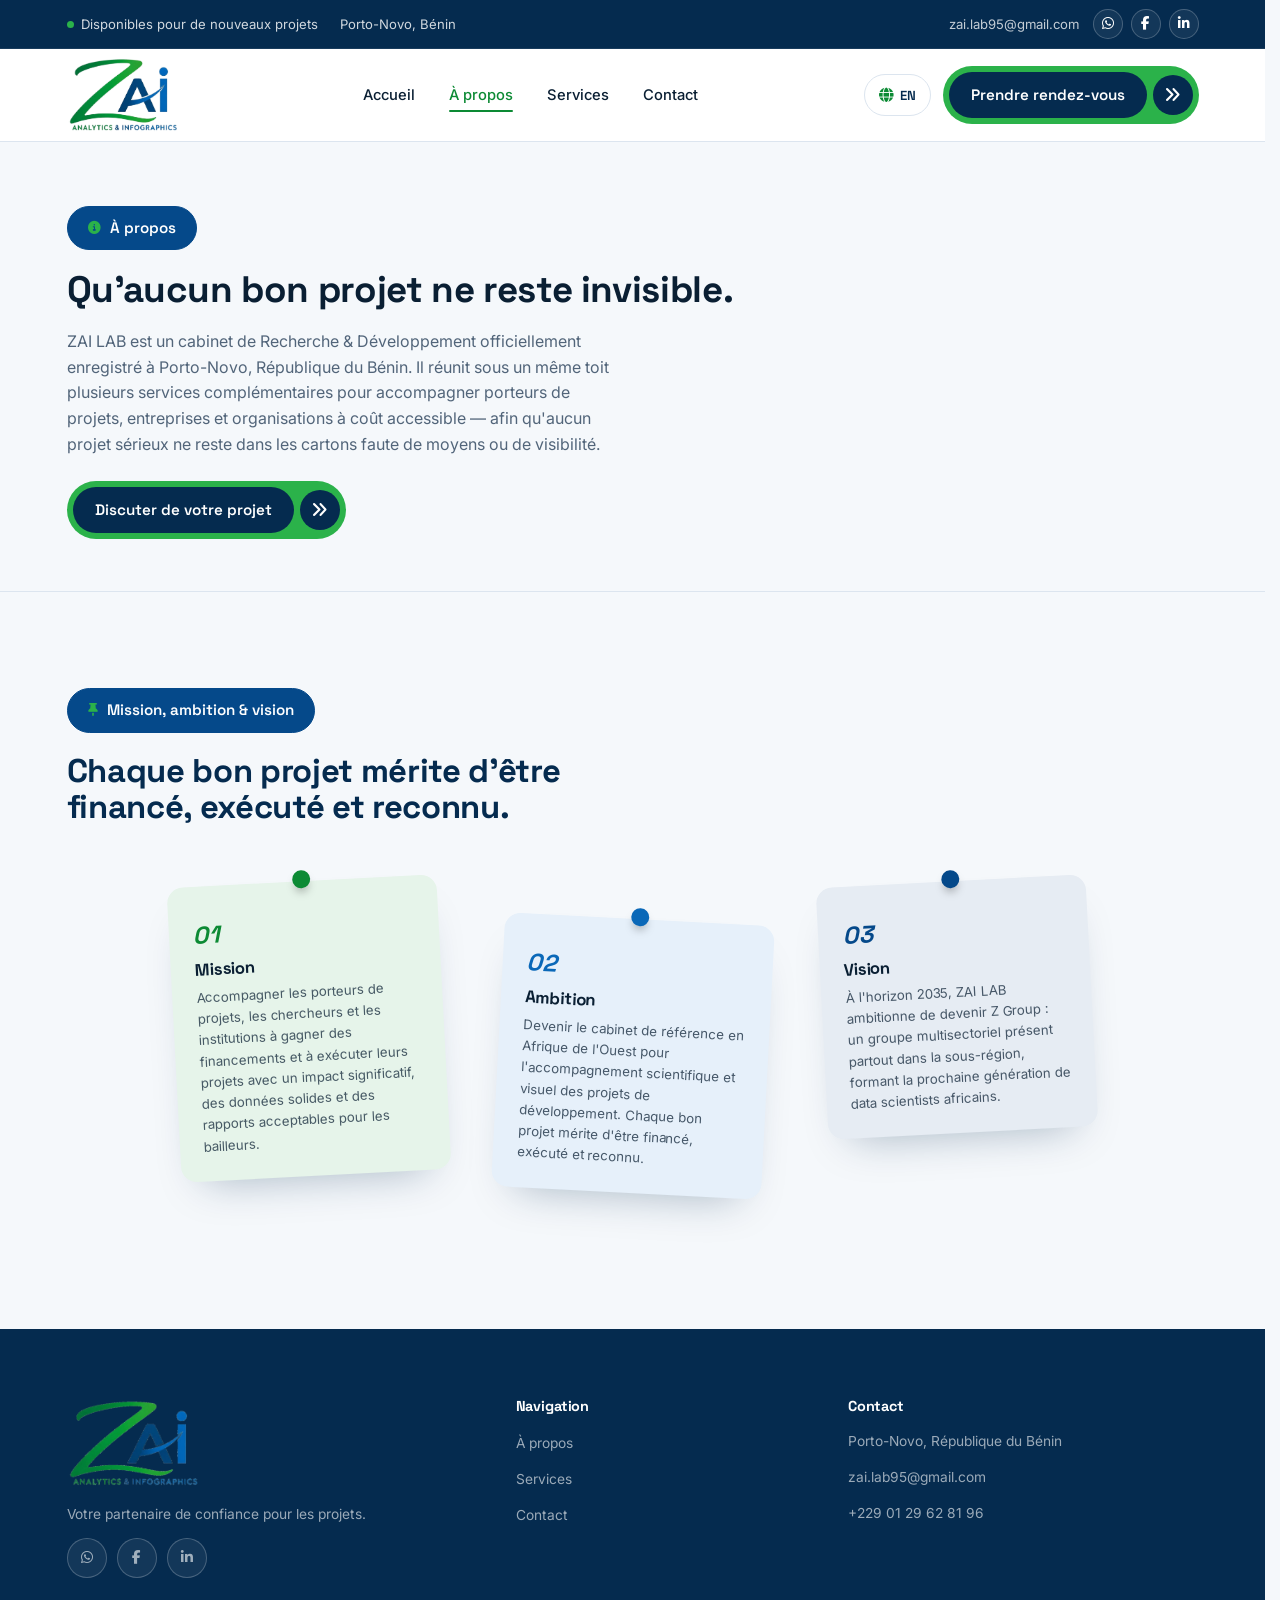
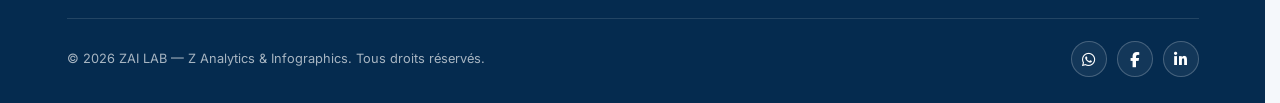
<file: a-propos.html>
<!DOCTYPE html>
<html lang="fr">
<head>
<meta charset="UTF-8">
<meta name="viewport" content="width=device-width, initial-scale=1.0">
<title>À propos — ZAI LAB</title>
<meta name="description" content="ZAI LAB réunit analyse de données, suivi-évaluation et communication visuelle sous un même toit, à Porto-Novo, Bénin.">
<link rel="stylesheet" href="style.css">
<link rel="stylesheet" href="https://cdnjs.cloudflare.com/ajax/libs/font-awesome/6.5.2/css/all.min.css">
<link rel="icon" type="image/png" href="assets/logo-zailab.png">
<link rel="stylesheet" href="Responsive.css">
</head>
<body>

<header>
  <div class="topbar">
    <div class="container">
      <div class="topbar-left">
        <span><span class="dot-live"></span> Disponibles pour de nouveaux projets</span>
        <span class="topbar-loc">Porto-Novo, Bénin</span>
      </div>
      <div class="topbar-right">
        <a href="mailto:zai.lab95@gmail.com" class="topbar-mail">zai.lab95@gmail.com</a>
        <div class="social-row social-row--top">
          <a href="https://wa.me/message/7WDVWGU74DTKE1" target="_blank" rel="noopener" aria-label="WhatsApp" title="WhatsApp"><i class="fa-brands fa-whatsapp"></i></a>
          <a href="https://web.facebook.com/zailab95" target="_blank" rel="noopener" aria-label="Facebook" title="Facebook"><i class="fa-brands fa-facebook-f"></i></a>
          <a href="https://www.linkedin.com/company/zai-lab95/" target="_blank" rel="noopener" aria-label="LinkedIn" title="LinkedIn"><i class="fa-brands fa-linkedin-in"></i></a>
        </div>
      </div>
    </div>
  </div>
  <nav class="navbar">
    <div class="container">
      <a href="index.html" class="brand">
        <img src="assets/logo-zailab.png" alt="ZAI LAB — Analytics &amp; Infographics" class="brand-logo">
      </a>
      <button class="nav-toggle" aria-label="Ouvrir le menu" aria-expanded="false"><span></span></button>
      <ul class="nav-links">
        <li><a href="index.html">Accueil</a></li>
        <li><a href="a-propos.html" class="active">À propos</a></li>
        <li><a href="services.html">Services</a></li>
        <li><a href="contact.html">Contact</a></li>
      </ul>
      <div class="nav-cta">
        <button type="button" class="lang-toggle" aria-label="Changer de langue"><i class="fa-solid fa-globe"></i><span class="lang-current">EN</span></button>
        <a href="contact.html" class="btn btn-primary"><span class="btn-label">Prendre rendez-vous</span><span class="btn-arrow"><i class="fa-solid fa-angles-right"></i></span></a>
      </div>
    </div>
  </nav>
</header>

<section class="page-hero page-hero--light">
  <div class="container">
    <div class="label-pill"><i class="fa-solid fa-circle-info"></i> À propos</div>
    <h1>Qu'aucun bon projet ne reste invisible.</h1>
    <p class="page-hero-sub">ZAI LAB est un cabinet de Recherche &amp; Développement officiellement enregistré à Porto-Novo, République du Bénin. Il réunit sous un même toit plusieurs services complémentaires pour accompagner porteurs de projets, entreprises et organisations à coût accessible — afin qu'aucun projet sérieux ne reste dans les cartons faute de moyens ou de visibilité.</p>
    <a href="contact.html" class="btn btn-primary about-simple-cta"><span class="btn-label">Discuter de votre projet</span><span class="btn-arrow"><i class="fa-solid fa-angles-right"></i></span></a>
  </div>
</section>

<section class="notes-section">
  <div class="container">
    <div class="label-pill"><i class="fa-solid fa-thumbtack"></i> Mission, ambition &amp; vision</div>
    <div class="section-head">
      <h2>Chaque bon projet mérite d'être financé, exécuté et reconnu.</h2>
    </div>

    <div class="notes-board">
      <div class="sticky-note note-a">
        <span class="pin pin-a"></span>
        <span class="note-number">01</span>
        <h3>Mission</h3>
        <p>Accompagner les porteurs de projets, les chercheurs et les institutions à gagner des financements et à exécuter leurs projets avec un impact significatif, des données solides et des rapports acceptables pour les bailleurs.</p>
      </div>

      <div class="sticky-note note-b">
        <span class="pin pin-b"></span>
        <span class="note-number">02</span>
        <h3>Ambition</h3>
        <p>Devenir le cabinet de référence en Afrique de l'Ouest pour l'accompagnement scientifique et visuel des projets de développement. Chaque bon projet mérite d'être financé, exécuté et reconnu.</p>
      </div>

      <div class="sticky-note note-c">
        <span class="pin pin-c"></span>
        <span class="note-number">03</span>
        <h3>Vision</h3>
        <p>À l'horizon 2035, ZAI LAB ambitionne de devenir Z Group : un groupe multisectoriel présent partout dans la sous-région, formant la prochaine génération de data scientists africains.</p>
      </div>
    </div>
  </div>
</section>

<footer>
  <div class="container">
    <div class="footer-grid">
      <div>
        <div class="footer-brand"><img src="assets/logo-zailab.png" alt="ZAI LAB — Analytics &amp; Infographics" class="footer-logo"></div>
        <p>Votre partenaire de confiance pour les projets.</p>
        <div class="social-row">
          <a href="https://wa.me/message/7WDVWGU74DTKE1" target="_blank" rel="noopener" aria-label="WhatsApp" title="WhatsApp"><i class="fa-brands fa-whatsapp"></i></a>
          <a href="https://web.facebook.com/zailab95" target="_blank" rel="noopener" aria-label="Facebook" title="Facebook"><i class="fa-brands fa-facebook-f"></i></a>
          <a href="https://www.linkedin.com/company/zai-lab95/" target="_blank" rel="noopener" aria-label="LinkedIn" title="LinkedIn"><i class="fa-brands fa-linkedin-in"></i></a>
        </div>
      </div>
      <div>
        <h4>Navigation</h4>
        <ul>
          <li><a href="a-propos.html">À propos</a></li>
          <li><a href="services.html">Services</a></li>
          <li><a href="contact.html">Contact</a></li>
        </ul>
      </div>
      <div>
        <h4>Contact</h4>
        <p>Porto-Novo, République du Bénin</p>
        <p>zai.lab95@gmail.com</p>
        <p>+229 01 29 62 81 96</p>
      </div>
    </div>
    <div class="footer-bottom">
      <span>© 2026 ZAI LAB — Z Analytics &amp; Infographics. Tous droits réservés.</span>
      <div class="social-row">
        <a href="https://wa.me/message/7WDVWGU74DTKE1" target="_blank" rel="noopener" aria-label="WhatsApp" title="WhatsApp"><i class="fa-brands fa-whatsapp"></i></a>
        <a href="https://web.facebook.com/zailab95" target="_blank" rel="noopener" aria-label="Facebook" title="Facebook"><i class="fa-brands fa-facebook-f"></i></a>
        <a href="https://www.linkedin.com/company/zai-lab95/" target="_blank" rel="noopener" aria-label="LinkedIn" title="LinkedIn"><i class="fa-brands fa-linkedin-in"></i></a>
      </div>
    </div>
  </div>
</footer>

<script src="script.js"></script>
</body>
</html>
</file>
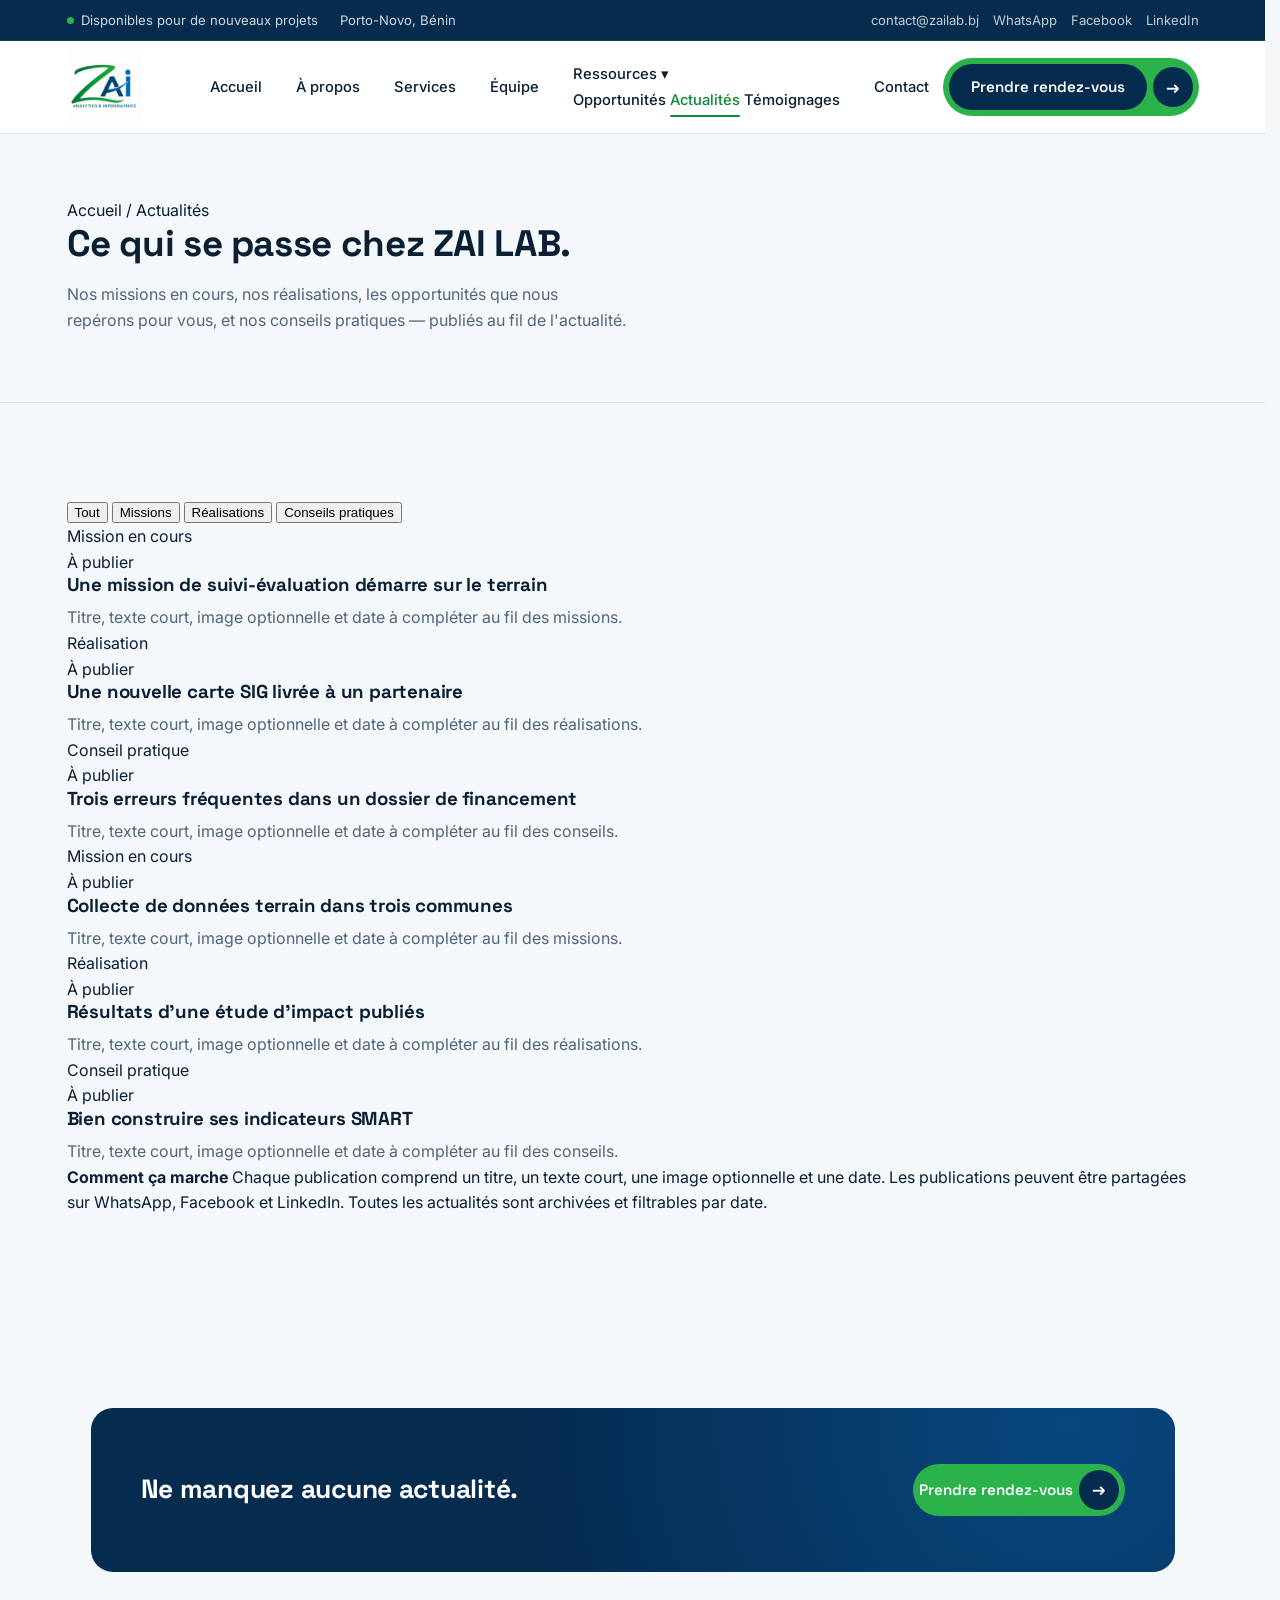
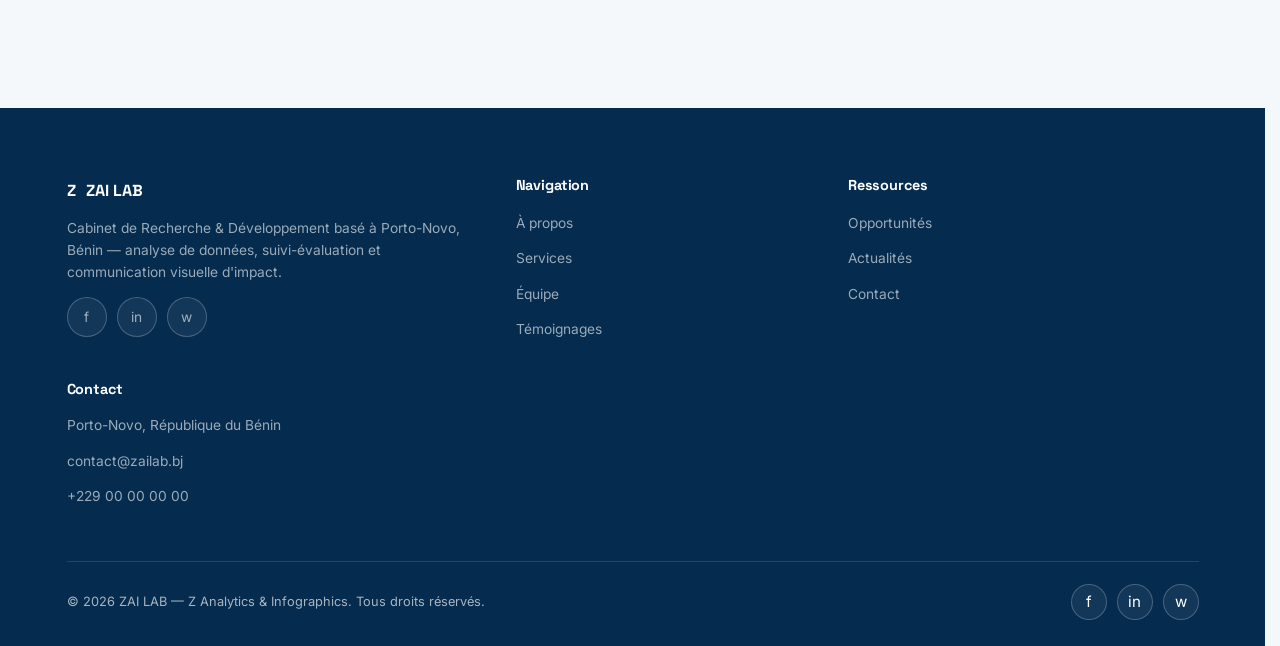
<file: actualites.html>
<!DOCTYPE html>
<html lang="fr">
<head>
<meta charset="UTF-8">
<meta name="viewport" content="width=device-width, initial-scale=1.0">
<title>Actualités — ZAI LAB</title>
<link rel="stylesheet" href="style.css">
</head>
<body>

<header>
  <div class="topbar">
    <div class="container">
      <div class="topbar-left">
        <span><span class="dot-live"></span> Disponibles pour de nouveaux projets</span>
        <span>Porto-Novo, Bénin</span>
      </div>
      <div class="topbar-right">
        <a href="mailto:contact@zailab.bj">contact@zailab.bj</a>
        <a href="contact.html">WhatsApp</a>
        <a href="#">Facebook</a>
        <a href="#">LinkedIn</a>
      </div>
    </div>
  </div>
  <nav class="navbar">
    <div class="container">
      <a href="index.html" class="brand">
        <img src="assets/logo-zailab.jpg" alt="ZAI LAB — Analytics & Infographics" class="brand-logo">
      </a>
      <button class="nav-toggle" aria-label="Ouvrir le menu"><span></span></button>
      <ul class="nav-links">
        <li><a href="index.html">Accueil</a></li>
        <li><a href="a-propos.html">À propos</a></li>
        <li><a href="services.html">Services</a></li>
        <li><a href="equipe.html">Équipe</a></li>
        <li class="has-dropdown open">
          <a href="#">Ressources <span class="caret">▾</span></a>
          <div class="dropdown-menu">
            <a href="opportunites.html">Opportunités</a>
            <a href="actualites.html" class="active">Actualités</a>
            <a href="temoignages.html">Témoignages</a>
          </div>
        </li>
        <li><a href="contact.html">Contact</a></li>
      </ul>
      <div class="nav-cta">
        <a href="contact.html" class="btn btn-primary"><span class="btn-label">Prendre rendez-vous</span><span class="btn-arrow">→</span></a>
      </div>
    </div>
  </nav>
</header>

<section class="page-hero">
  <div class="container">
    <div class="crumb">Accueil / Actualités</div>
    <h1>Ce qui se passe chez ZAI LAB.</h1>
    <p>Nos missions en cours, nos réalisations, les opportunités que nous repérons pour vous, et nos conseils pratiques — publiés au fil de l'actualité.</p>
  </div>
</section>

<section>
  <div class="container">
    <div class="filter-bar" data-target=".news-item">
      <button class="filter-btn active" data-filter="all">Tout</button>
      <button class="filter-btn" data-filter="missions">Missions</button>
      <button class="filter-btn" data-filter="realisations">Réalisations</button>
      <button class="filter-btn" data-filter="conseils">Conseils pratiques</button>
    </div>

    <div class="grid-3">
      <div class="news-item news-card" data-category="missions">
        <div class="news-thumb">Mission en cours</div>
        <div class="news-body">
          <span class="news-date">À publier</span>
          <h3>Une mission de suivi-évaluation démarre sur le terrain</h3>
          <p style="margin:0;">Titre, texte court, image optionnelle et date à compléter au fil des missions.</p>
        </div>
      </div>
      <div class="news-item news-card" data-category="realisations">
        <div class="news-thumb">Réalisation</div>
        <div class="news-body">
          <span class="news-date">À publier</span>
          <h3>Une nouvelle carte SIG livrée à un partenaire</h3>
          <p style="margin:0;">Titre, texte court, image optionnelle et date à compléter au fil des réalisations.</p>
        </div>
      </div>
      <div class="news-item news-card" data-category="conseils">
        <div class="news-thumb">Conseil pratique</div>
        <div class="news-body">
          <span class="news-date">À publier</span>
          <h3>Trois erreurs fréquentes dans un dossier de financement</h3>
          <p style="margin:0;">Titre, texte court, image optionnelle et date à compléter au fil des conseils.</p>
        </div>
      </div>
      <div class="news-item news-card" data-category="missions">
        <div class="news-thumb">Mission en cours</div>
        <div class="news-body">
          <span class="news-date">À publier</span>
          <h3>Collecte de données terrain dans trois communes</h3>
          <p style="margin:0;">Titre, texte court, image optionnelle et date à compléter au fil des missions.</p>
        </div>
      </div>
      <div class="news-item news-card" data-category="realisations">
        <div class="news-thumb">Réalisation</div>
        <div class="news-body">
          <span class="news-date">À publier</span>
          <h3>Résultats d'une étude d'impact publiés</h3>
          <p style="margin:0;">Titre, texte court, image optionnelle et date à compléter au fil des réalisations.</p>
        </div>
      </div>
      <div class="news-item news-card" data-category="conseils">
        <div class="news-thumb">Conseil pratique</div>
        <div class="news-body">
          <span class="news-date">À publier</span>
          <h3>Bien construire ses indicateurs SMART</h3>
          <p style="margin:0;">Titre, texte court, image optionnelle et date à compléter au fil des conseils.</p>
        </div>
      </div>
    </div>

    <div class="note-box">
      <strong>Comment ça marche</strong>
      Chaque publication comprend un titre, un texte court, une image optionnelle et une date. Les publications peuvent être partagées sur WhatsApp, Facebook et LinkedIn. Toutes les actualités sont archivées et filtrables par date.
    </div>
  </div>
</section>

<section>
  <div class="container">
    <div class="cta-band">
      <h2>Ne manquez aucune actualité.</h2>
      <div class="cta-actions">
        <a href="contact.html" class="btn btn-primary">Prendre rendez-vous <span class="btn-arrow">→</span></a>
      </div>
    </div>
  </div>
</section>

<footer>
  <div class="container">
    <div class="footer-grid">
      <div>
        <div class="footer-brand"><span class="brand-mark">Z</span> ZAI LAB</div>
        <p>Cabinet de Recherche &amp; Développement basé à Porto-Novo, Bénin — analyse de données, suivi-évaluation et communication visuelle d'impact.</p>
        <div class="social-row">
          <a href="#" aria-label="Facebook">f</a><a href="#" aria-label="LinkedIn">in</a><a href="#" aria-label="WhatsApp">w</a>
        </div>
      </div>
      <div>
        <h4>Navigation</h4>
        <ul>
          <li><a href="a-propos.html">À propos</a></li>
          <li><a href="services.html">Services</a></li>
          <li><a href="equipe.html">Équipe</a></li>
          <li><a href="temoignages.html">Témoignages</a></li>
        </ul>
      </div>
      <div>
        <h4>Ressources</h4>
        <ul>
          <li><a href="opportunites.html">Opportunités</a></li>
          <li><a href="actualites.html">Actualités</a></li>
          <li><a href="contact.html">Contact</a></li>
        </ul>
      </div>
      <div>
        <h4>Contact</h4>
        <p>Porto-Novo, République du Bénin</p>
        <p>contact@zailab.bj</p>
        <p>+229 00 00 00 00</p>
      </div>
    </div>
    <div class="footer-bottom">
      <span>© 2026 ZAI LAB — Z Analytics &amp; Infographics. Tous droits réservés.</span>
      <div class="social-row"><a href="#">f</a><a href="#">in</a><a href="#">w</a></div>
    </div>
  </div>
</footer>

<script src="script.js"></script>
</body>
</html>
</file>
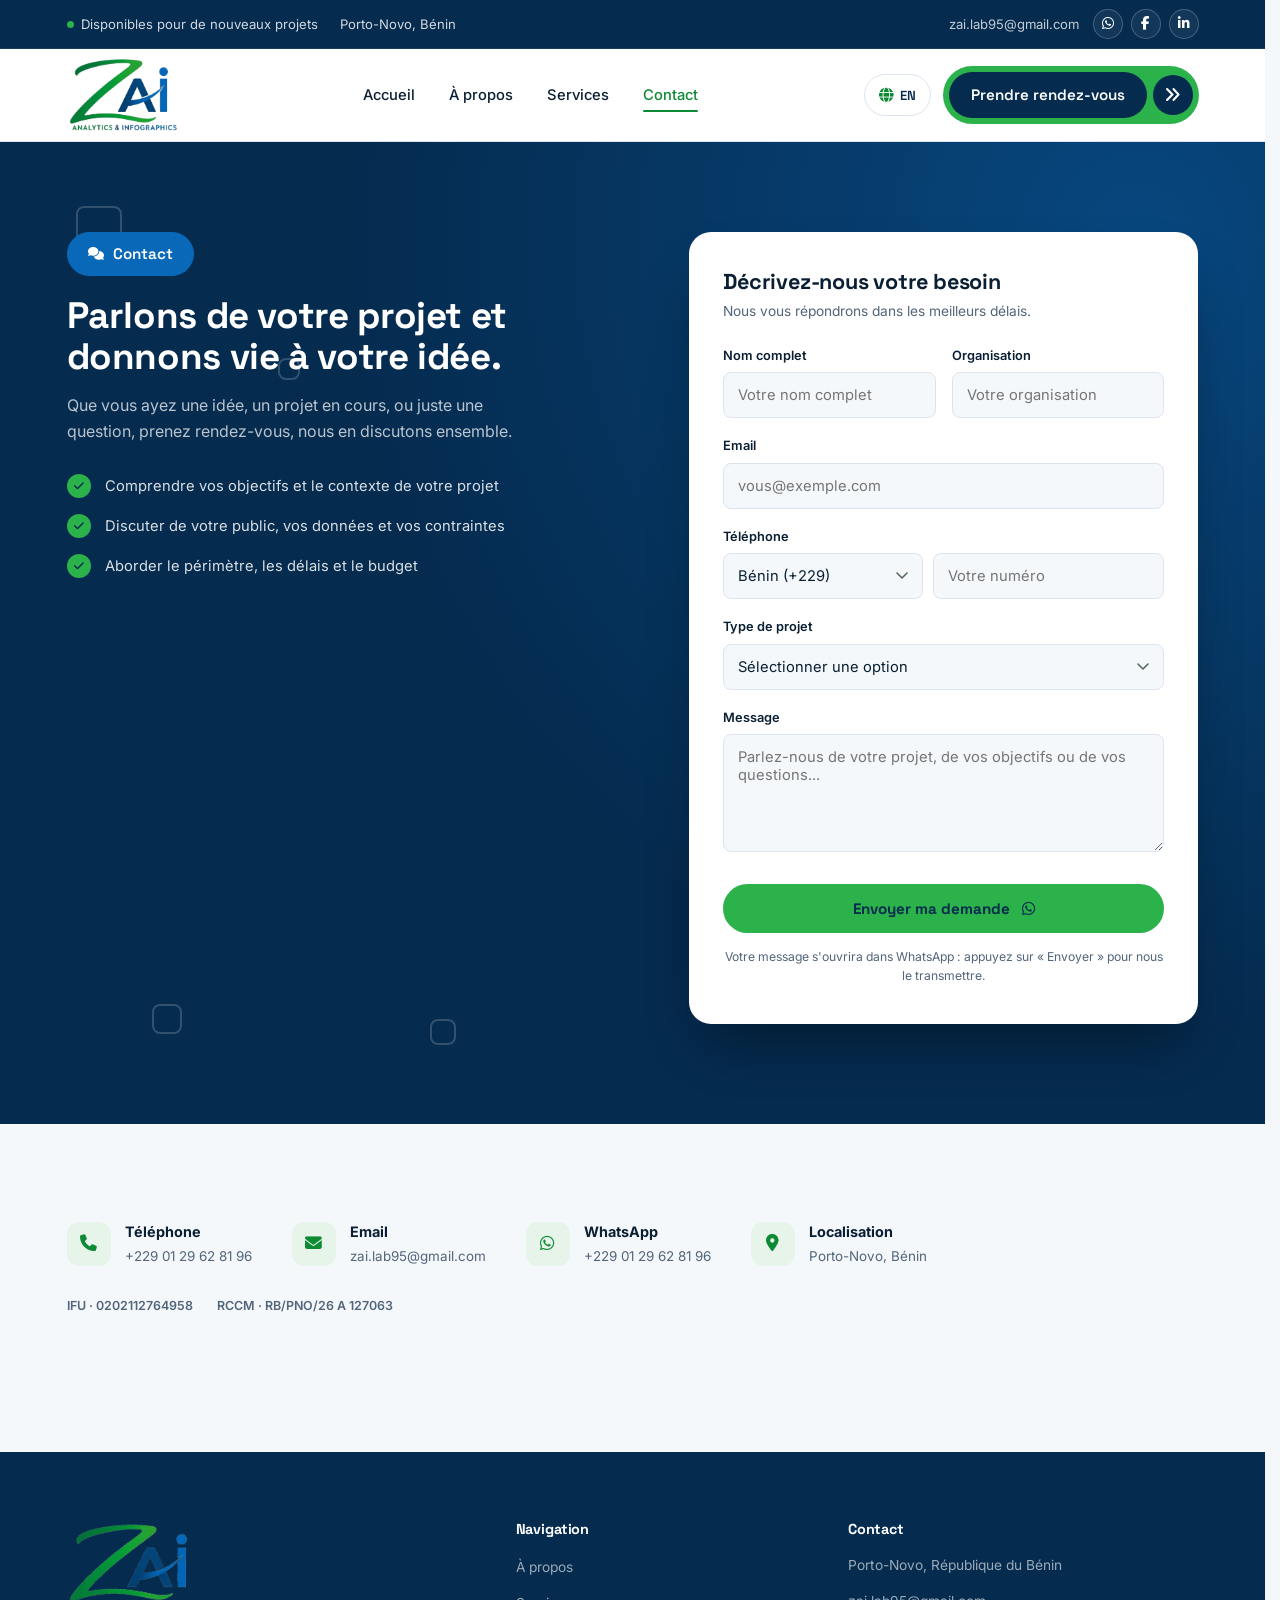
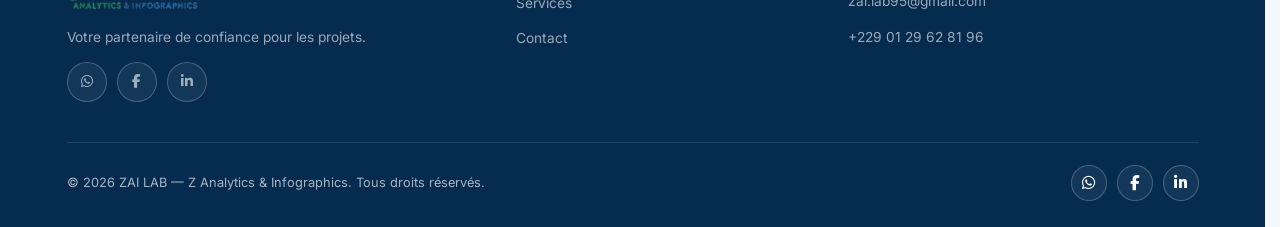
<file: contact.html>
<!DOCTYPE html>
<html lang="fr">
<head>
<meta charset="UTF-8">
<meta name="viewport" content="width=device-width, initial-scale=1.0">
<title>Contact — ZAI LAB</title>
<meta name="description" content="ZAI LAB réunit analyse de données, suivi-évaluation et communication visuelle sous un même toit, à Porto-Novo, Bénin.">
<link rel="stylesheet" href="style.css">
<link rel="stylesheet" href="https://cdnjs.cloudflare.com/ajax/libs/font-awesome/6.5.2/css/all.min.css">
<link rel="icon" type="image/png" href="assets/logo-zailab.png">
<link rel="stylesheet" href="Responsive.css">
</head>
<body>

<header>
  <div class="topbar">
    <div class="container">
      <div class="topbar-left">
        <span><span class="dot-live"></span> Disponibles pour de nouveaux projets</span>
        <span class="topbar-loc">Porto-Novo, Bénin</span>
      </div>
      <div class="topbar-right">
        <a href="mailto:zai.lab95@gmail.com" class="topbar-mail">zai.lab95@gmail.com</a>
        <div class="social-row social-row--top">
          <a href="https://wa.me/message/7WDVWGU74DTKE1" target="_blank" rel="noopener" aria-label="WhatsApp" title="WhatsApp"><i class="fa-brands fa-whatsapp"></i></a>
          <a href="https://web.facebook.com/zailab95" target="_blank" rel="noopener" aria-label="Facebook" title="Facebook"><i class="fa-brands fa-facebook-f"></i></a>
          <a href="https://www.linkedin.com/company/zai-lab95/" target="_blank" rel="noopener" aria-label="LinkedIn" title="LinkedIn"><i class="fa-brands fa-linkedin-in"></i></a>
        </div>
      </div>
    </div>
  </div>
  <nav class="navbar">
    <div class="container">
      <a href="index.html" class="brand">
        <img src="assets/logo-zailab.png" alt="ZAI LAB — Analytics &amp; Infographics" class="brand-logo">
      </a>
      <button class="nav-toggle" aria-label="Ouvrir le menu" aria-expanded="false"><span></span></button>
      <ul class="nav-links">
        <li><a href="index.html">Accueil</a></li>
        <li><a href="a-propos.html">À propos</a></li>
        <li><a href="services.html">Services</a></li>
        <li><a href="contact.html" class="active">Contact</a></li>
      </ul>
      <div class="nav-cta">
        <button type="button" class="lang-toggle" aria-label="Changer de langue"><i class="fa-solid fa-globe"></i><span class="lang-current">EN</span></button>
        <a href="contact.html" class="btn btn-primary"><span class="btn-label">Prendre rendez-vous</span><span class="btn-arrow"><i class="fa-solid fa-angles-right"></i></span></a>
      </div>
    </div>
  </nav>
</header>

<section class="contact-hero">
  <span class="deco deco-1"></span>
  <span class="deco deco-2"></span>
  <span class="deco deco-3"></span>
  <span class="deco deco-4"></span>
  <span class="deco deco-5"></span>
  <span class="deco deco-6"></span>
  <span class="deco deco-7"></span>

  <div class="container contact-hero-grid">
    <div class="contact-hero-copy">
      <div class="label-pill label-pill--dark"><i class="fa-solid fa-comments"></i> Contact</div>
      <h1>Parlons de votre projet et donnons vie à votre idée.</h1>
      <p class="lede">Que vous ayez une idée, un projet en cours, ou juste une question, prenez rendez-vous, nous en discutons ensemble.</p>

      <ul class="check-list">
        <li><span class="check-dot"><i class="fa-solid fa-check"></i></span> Comprendre vos objectifs et le contexte de votre projet</li>
        <li><span class="check-dot"><i class="fa-solid fa-check"></i></span> Discuter de votre public, vos données et vos contraintes</li>
        <li><span class="check-dot"><i class="fa-solid fa-check"></i></span> Aborder le périmètre, les délais et le budget</li>
      </ul>
    </div>

    <div class="contact-form-card">
      <h2 class="form-title">Décrivez-nous votre besoin</h2>
      <p class="form-sub">Nous vous répondrons dans les meilleurs délais.</p>
      <form class="contact-form" id="contactForm" novalidate>
        <div class="field-row">
          <div class="field">
            <label for="nom">Nom complet</label>
            <input id="nom" type="text" placeholder="Votre nom complet" autocomplete="name">
          </div>
          <div class="field">
            <label for="organisation">Organisation</label>
            <input id="organisation" type="text" placeholder="Votre organisation" autocomplete="organization">
          </div>
        </div>
        <div class="field">
          <label for="email">Email</label>
          <input id="email" type="email" placeholder="vous@exemple.com" autocomplete="email">
        </div>
        <div class="field">
          <label for="telephone">Téléphone</label>
          <div class="phone-group">
            <select id="pays" aria-label="Pays" autocomplete="country">
              <option value="229" selected>Bénin (+229)</option>
              <option value="228">Togo (+228)</option>
              <option value="234">Nigeria (+234)</option>
              <option value="233">Ghana (+233)</option>
              <option value="226">Burkina Faso (+226)</option>
              <option value="225">Côte d'Ivoire (+225)</option>
              <option value="227">Niger (+227)</option>
              <option value="223">Mali (+223)</option>
              <option value="221">Sénégal (+221)</option>
              <option value="224">Guinée (+224)</option>
              <option value="222">Mauritanie (+222)</option>
              <option value="237">Cameroun (+237)</option>
              <option value="241">Gabon (+241)</option>
              <option value="242">Congo (Brazzaville) (+242)</option>
              <option value="243">RD Congo (+243)</option>
              <option value="235">Tchad (+235)</option>
              <option value="250">Rwanda (+250)</option>
              <option value="257">Burundi (+257)</option>
              <option value="254">Kenya (+254)</option>
              <option value="261">Madagascar (+261)</option>
              <option value="212">Maroc (+212)</option>
              <option value="213">Algérie (+213)</option>
              <option value="216">Tunisie (+216)</option>
              <option value="27">Afrique du Sud (+27)</option>
              <option value="33">France (+33)</option>
              <option value="32">Belgique (+32)</option>
              <option value="41">Suisse (+41)</option>
              <option value="49">Allemagne (+49)</option>
              <option value="44">Royaume-Uni (+44)</option>
              <option value="1">Canada (+1)</option>
              <option value="1">États-Unis (+1)</option>
              <option value="86">Chine (+86)</option>
              <option value="971">Émirats arabes unis (+971)</option>
            </select>
            <input id="telephone" type="tel" placeholder="Votre numéro" autocomplete="tel-national" inputmode="tel">
          </div>
        </div>
        <div class="field">
          <label for="type-projet">Type de projet</label>
          <select id="type-projet">
            <option value="" selected>Sélectionner une option</option>
            <option>Analyse de données</option>
            <option>Analyse &amp; Modélisation</option>
            <option>Rédaction &amp; Montage de projet</option>
            <option>Rapport &amp; Rédaction Scientifique</option>
            <option>Suivi &amp; Évaluation</option>
            <option>Graphisme &amp; Visibilité</option>
            <option>Autre</option>
          </select>
        </div>
        <div class="field">
          <label for="message">Message</label>
          <textarea id="message" rows="5" placeholder="Parlez-nous de votre projet, de vos objectifs ou de vos questions..."></textarea>
        </div>
        <p class="form-error" id="formError" role="alert" hidden></p>
        <button type="submit" class="btn-submit-pill">Envoyer ma demande <i class="fa-brands fa-whatsapp"></i></button>
        <p class="form-note">Votre message s'ouvrira dans WhatsApp : appuyez sur « Envoyer » pour nous le transmettre.</p>
      </form>
    </div>
  </div>
</section>

<section>
  <div class="container">
    <div class="contact-strip">
      <div>
        <div class="contact-strip-icon"><i class="fa-solid fa-phone"></i></div>
        <div><strong>Téléphone</strong><span>+229 01 29 62 81 96</span></div>
      </div>
      <div>
        <div class="contact-strip-icon"><i class="fa-solid fa-envelope"></i></div>
        <div><strong>Email</strong><span>zai.lab95@gmail.com</span></div>
      </div>
      <div>
        <div class="contact-strip-icon"><i class="fa-brands fa-whatsapp"></i></div>
        <div><strong>WhatsApp</strong><span>+229 01 29 62 81 96</span></div>
      </div>
      <div>
        <div class="contact-strip-icon"><i class="fa-solid fa-location-dot"></i></div>
        <div><strong>Localisation</strong><span>Porto-Novo, Bénin</span></div>
      </div>
    </div>
    <div class="legal-ids">
      <span>IFU · 0202112764958</span>
      <span>RCCM · RB/PNO/26 A 127063</span>
    </div>
  </div>
</section>

<footer>
  <div class="container">
    <div class="footer-grid">
      <div>
        <div class="footer-brand"><img src="assets/logo-zailab.png" alt="ZAI LAB — Analytics &amp; Infographics" class="footer-logo"></div>
        <p>Votre partenaire de confiance pour les projets.</p>
        <div class="social-row">
          <a href="https://wa.me/message/7WDVWGU74DTKE1" target="_blank" rel="noopener" aria-label="WhatsApp" title="WhatsApp"><i class="fa-brands fa-whatsapp"></i></a>
          <a href="https://web.facebook.com/zailab95" target="_blank" rel="noopener" aria-label="Facebook" title="Facebook"><i class="fa-brands fa-facebook-f"></i></a>
          <a href="https://www.linkedin.com/company/zai-lab95/" target="_blank" rel="noopener" aria-label="LinkedIn" title="LinkedIn"><i class="fa-brands fa-linkedin-in"></i></a>
        </div>
      </div>
      <div>
        <h4>Navigation</h4>
        <ul>
          <li><a href="a-propos.html">À propos</a></li>
          <li><a href="services.html">Services</a></li>
          <li><a href="contact.html">Contact</a></li>
        </ul>
      </div>
      <div>
        <h4>Contact</h4>
        <p>Porto-Novo, République du Bénin</p>
        <p>zai.lab95@gmail.com</p>
        <p>+229 01 29 62 81 96</p>
      </div>
    </div>
    <div class="footer-bottom">
      <span>© 2026 ZAI LAB — Z Analytics &amp; Infographics. Tous droits réservés.</span>
      <div class="social-row">
        <a href="https://wa.me/message/7WDVWGU74DTKE1" target="_blank" rel="noopener" aria-label="WhatsApp" title="WhatsApp"><i class="fa-brands fa-whatsapp"></i></a>
          <a href="https://web.facebook.com/zailab95" target="_blank" rel="noopener" aria-label="Facebook" title="Facebook"><i class="fa-brands fa-facebook-f"></i></a>
          <a href="https://www.linkedin.com/company/zai-lab95/" target="_blank" rel="noopener" aria-label="LinkedIn" title="LinkedIn"><i class="fa-brands fa-linkedin-in"></i></a>
      </div>
    </div>
  </div>
</footer>

<script src="script.js"></script>
</body>
</html>
</file>
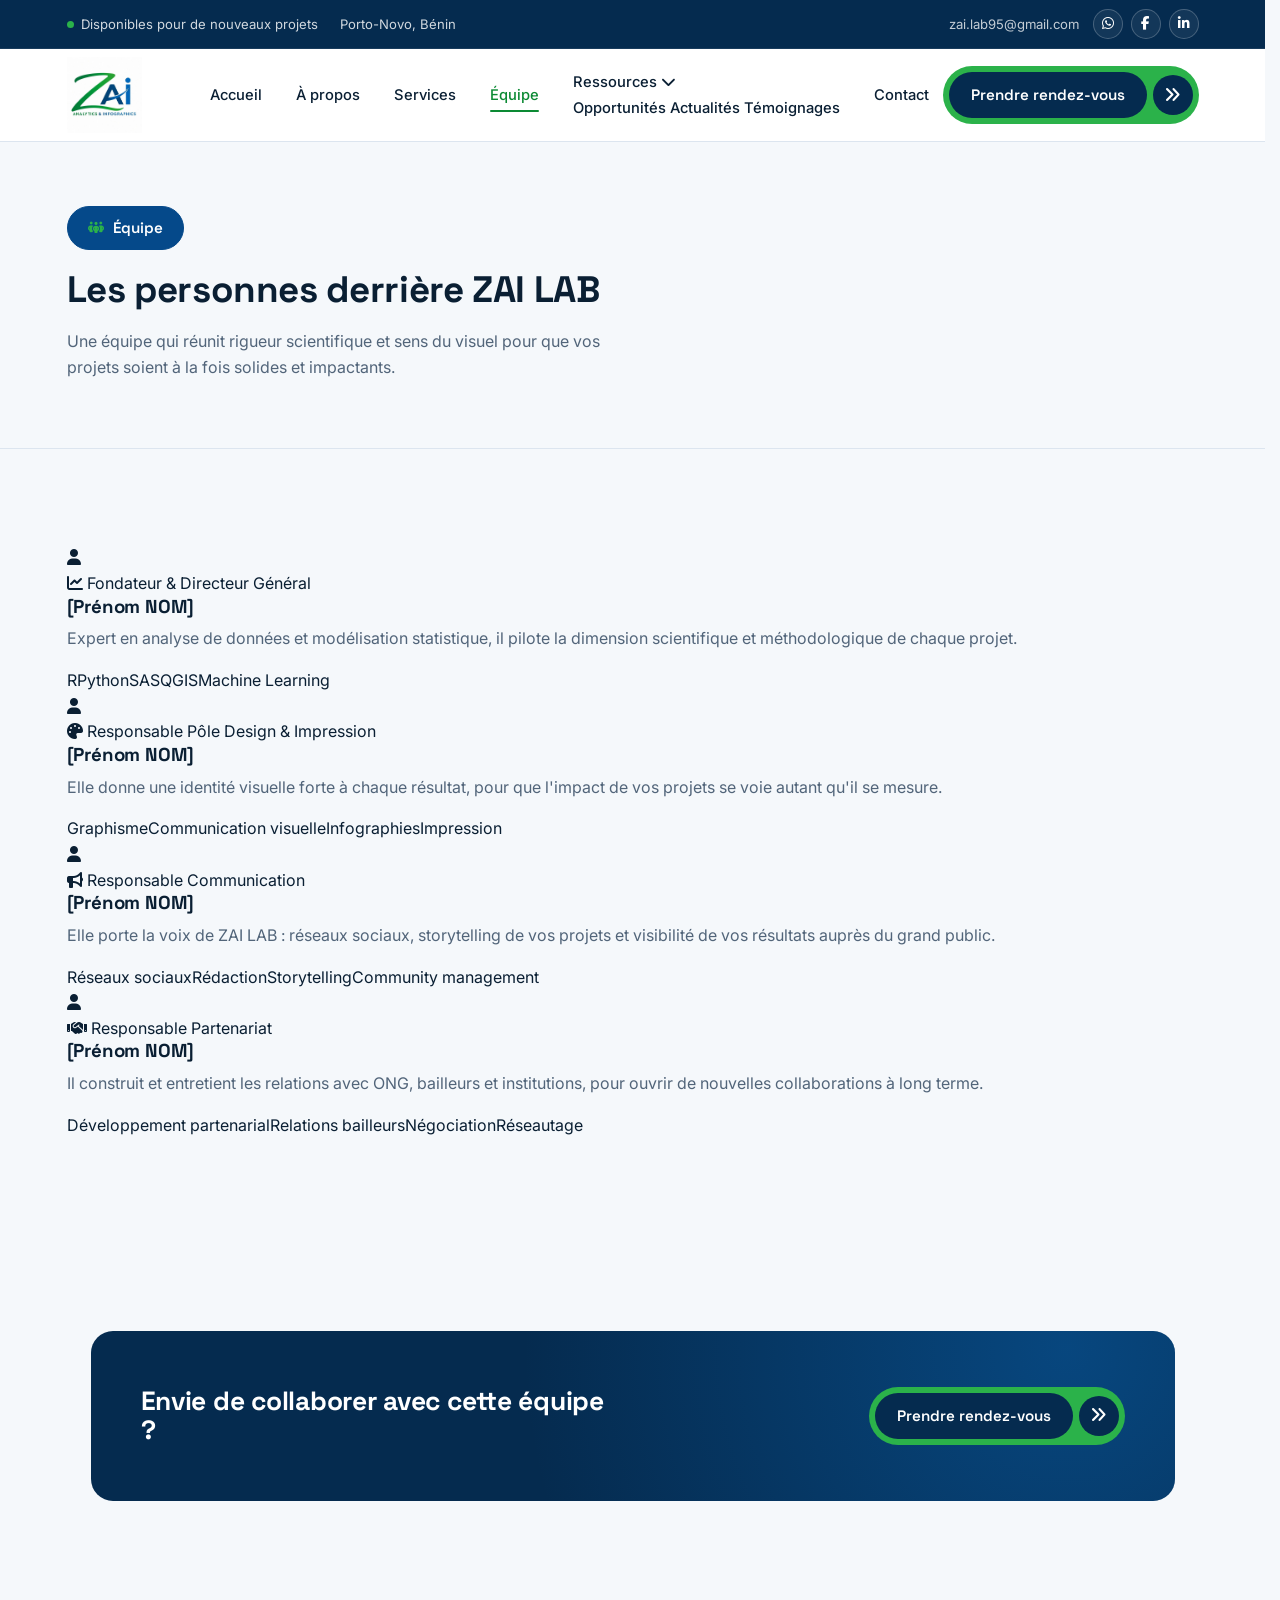
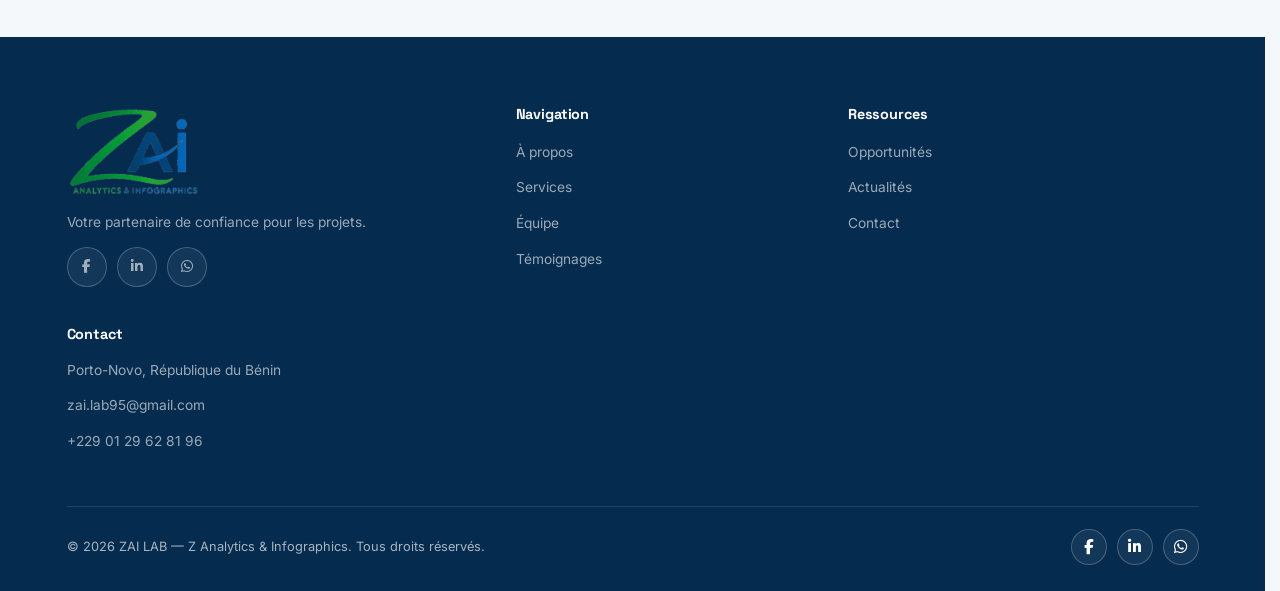
<file: equipe.html>
<!DOCTYPE html>
<html lang="fr">
<head>
<meta charset="UTF-8">
<meta name="viewport" content="width=device-width, initial-scale=1.0">
<title>Équipe — ZAI LAB</title>
<link rel="stylesheet" href="style.css">
<link rel="stylesheet" href="https://cdnjs.cloudflare.com/ajax/libs/font-awesome/6.5.2/css/all.min.css">
<link rel="stylesheet" href="Responsive.css">
</head>
<body>

<header>
  <div class="topbar">
    <div class="container">
      <div class="topbar-left">
        <span><span class="dot-live"></span> Disponibles pour de nouveaux projets</span>
        <span>Porto-Novo, Bénin</span>
      </div>
      <div class="topbar-right">
        <a href="mailto:zai.lab95@gmail.com" class="topbar-mail">zai.lab95@gmail.com</a>
        <div class="social-row social-row--top">
          <a href="https://wa.me/message/7WDVWGU74DTKE1" target="_blank" rel="noopener" aria-label="WhatsApp" title="WhatsApp"><i class="fa-brands fa-whatsapp"></i></a>
          <a href="https://web.facebook.com/zailab95" target="_blank" rel="noopener" aria-label="Facebook" title="Facebook"><i class="fa-brands fa-facebook-f"></i></a>
          <a href="https://www.linkedin.com/in/luc-zinzinh%C3%A9do-7a95b5175/" target="_blank" rel="noopener" aria-label="LinkedIn" title="LinkedIn"><i class="fa-brands fa-linkedin-in"></i></a>
        </div>
      </div>
    </div>
  </div>
  <nav class="navbar">
    <div class="container">
      <a href="index.html" class="brand">
        <img src="assets/logo-zailab.jpg" alt="ZAI LAB — Analytics &amp; Infographics" class="brand-logo">
      </a>
      <button class="nav-toggle" aria-label="Ouvrir le menu" aria-expanded="false"><span></span></button>
      <ul class="nav-links">
        <li><a href="index.html">Accueil</a></li>
        <li><a href="a-propos.html">À propos</a></li>
        <li><a href="services.html">Services</a></li>
        <li><a href="equipe.html" class="active">Équipe</a></li>
        <li class="has-dropdown">
          <a href="#">Ressources <span class="caret"><i class="fa-solid fa-chevron-down"></i></span></a>
          <div class="dropdown-menu">
            <a href="opportunites.html">Opportunités</a>
            <a href="actualites.html">Actualités</a>
            <a href="temoignages.html">Témoignages</a>
          </div>
        </li>
        <li><a href="contact.html">Contact</a></li>
      </ul>
      <div class="nav-cta">
        <a href="contact.html" class="btn btn-primary"><span class="btn-label">Prendre rendez-vous</span><span class="btn-arrow"><i class="fa-solid fa-angles-right"></i></span></a>
      </div>
    </div>
  </nav>
</header>

<section class="page-hero page-hero--light">
  <div class="container">
    <div class="label-pill"><i class="fa-solid fa-people-group"></i> Équipe</div>
    <h1>Les personnes derrière ZAI LAB</h1>
    <p>Une équipe qui réunit rigueur scientifique et sens du visuel pour que vos projets soient à la fois solides et impactants.</p>
  </div>
</section>

<section>
  <div class="container">
    <div class="grid-2" style="margin-top:0;">

      <div class="card team-card">
        <div class="team-photo"><i class="fa-solid fa-user"></i></div>
        <span class="team-role"><i class="fa-solid fa-chart-line"></i> Fondateur &amp; Directeur Général</span>
        <h3>[Prénom NOM]</h3>
        <p>Expert en analyse de données et modélisation statistique, il pilote la dimension scientifique et méthodologique de chaque projet.</p>
        <div class="skill-tags">
          <span class="tag">R</span><span class="tag">Python</span><span class="tag">SAS</span><span class="tag">QGIS</span><span class="tag">Machine Learning</span>
        </div>
      </div>

      <div class="card team-card">
        <div class="team-photo"><i class="fa-solid fa-user"></i></div>
        <span class="team-role"><i class="fa-solid fa-palette"></i> Responsable Pôle Design &amp; Impression</span>
        <h3>[Prénom NOM]</h3>
        <p>Elle donne une identité visuelle forte à chaque résultat, pour que l'impact de vos projets se voie autant qu'il se mesure.</p>
        <div class="skill-tags">
          <span class="tag">Graphisme</span><span class="tag">Communication visuelle</span><span class="tag">Infographies</span><span class="tag">Impression</span>
        </div>
      </div>

      <div class="card team-card">
        <div class="team-photo"><i class="fa-solid fa-user"></i></div>
        <span class="team-role"><i class="fa-solid fa-bullhorn"></i> Responsable Communication</span>
        <h3>[Prénom NOM]</h3>
        <p>Elle porte la voix de ZAI LAB : réseaux sociaux, storytelling de vos projets et visibilité de vos résultats auprès du grand public.</p>
        <div class="skill-tags">
          <span class="tag">Réseaux sociaux</span><span class="tag">Rédaction</span><span class="tag">Storytelling</span><span class="tag">Community management</span>
        </div>
      </div>

      <div class="card team-card">
        <div class="team-photo"><i class="fa-solid fa-user"></i></div>
        <span class="team-role"><i class="fa-solid fa-handshake"></i> Responsable Partenariat</span>
        <h3>[Prénom NOM]</h3>
        <p>Il construit et entretient les relations avec ONG, bailleurs et institutions, pour ouvrir de nouvelles collaborations à long terme.</p>
        <div class="skill-tags">
          <span class="tag">Développement partenarial</span><span class="tag">Relations bailleurs</span><span class="tag">Négociation</span><span class="tag">Réseautage</span>
        </div>
      </div>

    </div>
  </div>
</section>

<section>
  <div class="container">
    <div class="cta-band">
      <h2>Envie de collaborer avec cette équipe ?</h2>
      <div class="cta-actions">
        <a href="contact.html" class="btn btn-primary"><span class="btn-label">Prendre rendez-vous</span><span class="btn-arrow"><i class="fa-solid fa-angles-right"></i></span></a>
      </div>
    </div>
  </div>
</section>

<footer>
  <div class="container">
    <div class="footer-grid">
      <div>
        <div class="footer-brand"><img src="assets/logo-zailab.png" alt="ZAI LAB — Analytics &amp; Infographics" class="footer-logo"></div>
        <p>Votre partenaire de confiance pour les projets.</p>
        <div class="social-row">
          <a href="https://web.facebook.com/zailab95" target="_blank" rel="noopener" aria-label="Facebook" title="Facebook"><i class="fa-brands fa-facebook-f"></i></a>
          <a href="https://www.linkedin.com/in/luc-zinzinh%C3%A9do-7a95b5175/" target="_blank" rel="noopener" aria-label="LinkedIn" title="LinkedIn"><i class="fa-brands fa-linkedin-in"></i></a>
          <a href="https://wa.me/message/7WDVWGU74DTKE1" target="_blank" rel="noopener" aria-label="WhatsApp" title="WhatsApp"><i class="fa-brands fa-whatsapp"></i></a>
        </div>
      </div>
      <div>
        <h4>Navigation</h4>
        <ul>
          <li><a href="a-propos.html">À propos</a></li>
          <li><a href="services.html">Services</a></li>
          <li><a href="equipe.html">Équipe</a></li>
          <li><a href="temoignages.html">Témoignages</a></li>
        </ul>
      </div>
      <div>
        <h4>Ressources</h4>
        <ul>
          <li><a href="opportunites.html">Opportunités</a></li>
          <li><a href="actualites.html">Actualités</a></li>
          <li><a href="contact.html">Contact</a></li>
        </ul>
      </div>
      <div>
        <h4>Contact</h4>
        <p>Porto-Novo, République du Bénin</p>
        <p>zai.lab95@gmail.com</p>
        <p>+229 01 29 62 81 96</p>
      </div>
    </div>
    <div class="footer-bottom">
      <span>© 2026 ZAI LAB — Z Analytics &amp; Infographics. Tous droits réservés.</span>
      <div class="social-row">
        <a href="https://web.facebook.com/zailab95" target="_blank" rel="noopener" aria-label="Facebook" title="Facebook"><i class="fa-brands fa-facebook-f"></i></a>
        <a href="https://www.linkedin.com/in/luc-zinzinh%C3%A9do-7a95b5175/" target="_blank" rel="noopener" aria-label="LinkedIn" title="LinkedIn"><i class="fa-brands fa-linkedin-in"></i></a>
        <a href="https://wa.me/message/7WDVWGU74DTKE1" target="_blank" rel="noopener" aria-label="WhatsApp" title="WhatsApp"><i class="fa-brands fa-whatsapp"></i></a>
      </div>
    </div>
  </div>
</footer>

<script src="script.js"></script>
</body>
</html>
</file>
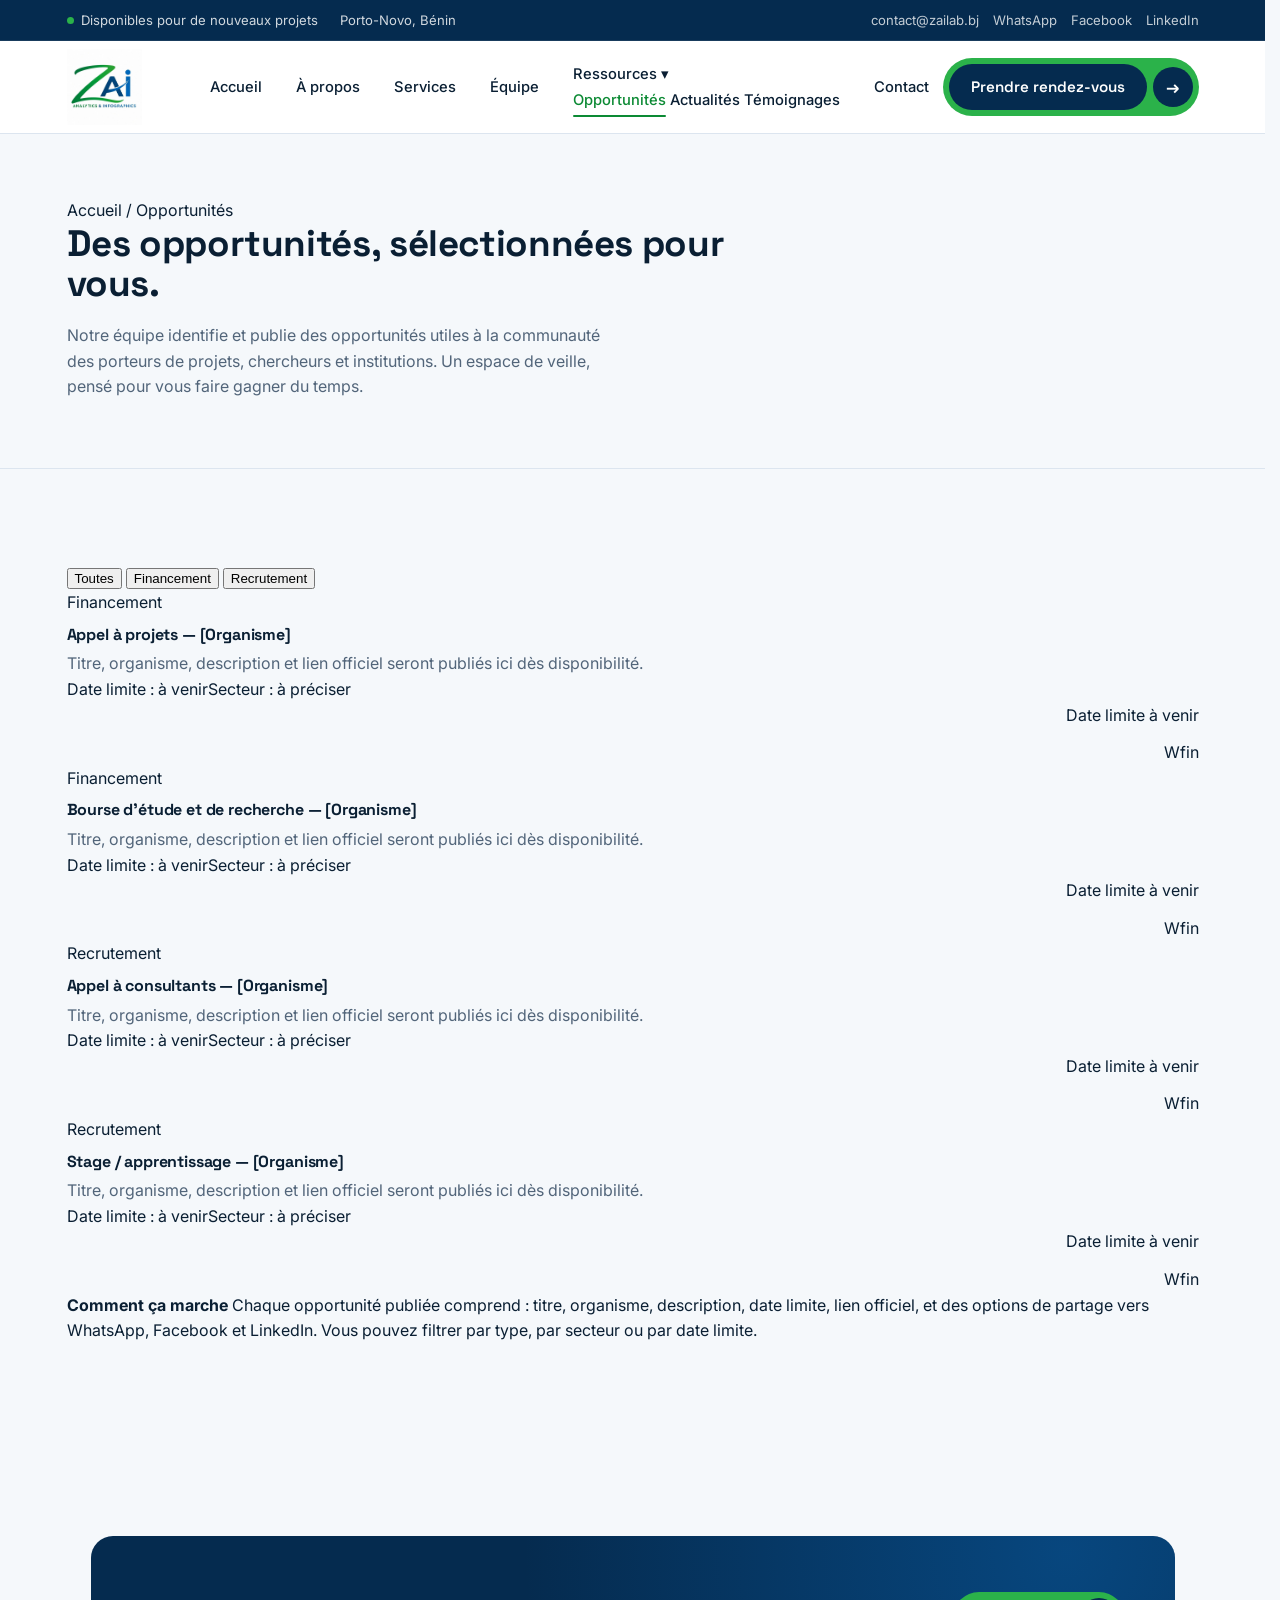
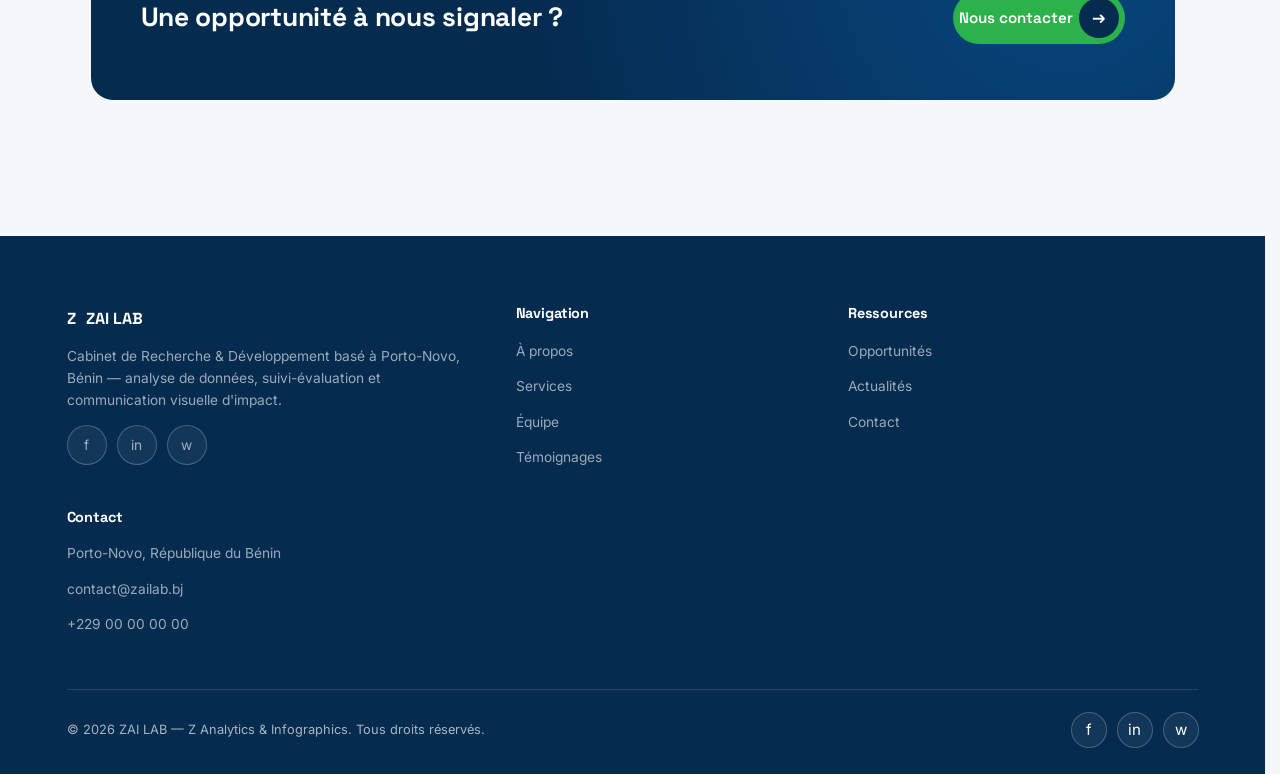
<file: opportunites.html>
<!DOCTYPE html>
<html lang="fr">
<head>
<meta charset="UTF-8">
<meta name="viewport" content="width=device-width, initial-scale=1.0">
<title>Opportunités — ZAI LAB</title>
<link rel="stylesheet" href="style.css">
</head>
<body>

<header>
  <div class="topbar">
    <div class="container">
      <div class="topbar-left">
        <span><span class="dot-live"></span> Disponibles pour de nouveaux projets</span>
        <span>Porto-Novo, Bénin</span>
      </div>
      <div class="topbar-right">
        <a href="mailto:contact@zailab.bj">contact@zailab.bj</a>
        <a href="contact.html">WhatsApp</a>
        <a href="#">Facebook</a>
        <a href="#">LinkedIn</a>
      </div>
    </div>
  </div>
  <nav class="navbar">
    <div class="container">
      <a href="index.html" class="brand">
        <img src="assets/logo-zailab.jpg" alt="ZAI LAB — Analytics & Infographics" class="brand-logo">
      </a>
      <button class="nav-toggle" aria-label="Ouvrir le menu"><span></span></button>
      <ul class="nav-links">
        <li><a href="index.html">Accueil</a></li>
        <li><a href="a-propos.html">À propos</a></li>
        <li><a href="services.html">Services</a></li>
        <li><a href="equipe.html">Équipe</a></li>
        <li class="has-dropdown open">
          <a href="#">Ressources <span class="caret">▾</span></a>
          <div class="dropdown-menu">
            <a href="opportunites.html" class="active">Opportunités</a>
            <a href="actualites.html">Actualités</a>
            <a href="temoignages.html">Témoignages</a>
          </div>
        </li>
        <li><a href="contact.html">Contact</a></li>
      </ul>
      <div class="nav-cta">
        <a href="contact.html" class="btn btn-primary"><span class="btn-label">Prendre rendez-vous</span><span class="btn-arrow">→</span></a>
      </div>
    </div>
  </nav>
</header>

<section class="page-hero">
  <div class="container">
    <div class="crumb">Accueil / Opportunités</div>
    <h1>Des opportunités, sélectionnées pour vous.</h1>
    <p>Notre équipe identifie et publie des opportunités utiles à la communauté des porteurs de projets, chercheurs et institutions. Un espace de veille, pensé pour vous faire gagner du temps.</p>
  </div>
</section>

<section>
  <div class="container">
    <div class="filter-bar" data-target=".opp-item">
      <button class="filter-btn active" data-filter="all">Toutes</button>
      <button class="filter-btn" data-filter="financement">Financement</button>
      <button class="filter-btn" data-filter="recrutement">Recrutement</button>
    </div>

    <div class="opp-item list-card" data-category="financement">
      <div>
        <span class="tag">Financement</span>
        <h4 style="margin-top:10px;">Appel à projets — [Organisme]</h4>
        <p style="margin:0;">Titre, organisme, description et lien officiel seront publiés ici dès disponibilité.</p>
        <div class="list-meta"><span>Date limite : à venir</span><span>Secteur : à préciser</span></div>
      </div>
      <div style="display:flex; flex-direction:column; align-items:flex-end; gap:12px;">
        <span class="deadline-pill">Date limite à venir</span>
        <div class="list-share">
          <span class="share-btn">W</span><span class="share-btn">f</span><span class="share-btn">in</span>
        </div>
      </div>
    </div>

    <div class="opp-item list-card" data-category="financement">
      <div>
        <span class="tag">Financement</span>
        <h4 style="margin-top:10px;">Bourse d'étude et de recherche — [Organisme]</h4>
        <p style="margin:0;">Titre, organisme, description et lien officiel seront publiés ici dès disponibilité.</p>
        <div class="list-meta"><span>Date limite : à venir</span><span>Secteur : à préciser</span></div>
      </div>
      <div style="display:flex; flex-direction:column; align-items:flex-end; gap:12px;">
        <span class="deadline-pill">Date limite à venir</span>
        <div class="list-share">
          <span class="share-btn">W</span><span class="share-btn">f</span><span class="share-btn">in</span>
        </div>
      </div>
    </div>

    <div class="opp-item list-card" data-category="recrutement">
      <div>
        <span class="tag">Recrutement</span>
        <h4 style="margin-top:10px;">Appel à consultants — [Organisme]</h4>
        <p style="margin:0;">Titre, organisme, description et lien officiel seront publiés ici dès disponibilité.</p>
        <div class="list-meta"><span>Date limite : à venir</span><span>Secteur : à préciser</span></div>
      </div>
      <div style="display:flex; flex-direction:column; align-items:flex-end; gap:12px;">
        <span class="deadline-pill">Date limite à venir</span>
        <div class="list-share">
          <span class="share-btn">W</span><span class="share-btn">f</span><span class="share-btn">in</span>
        </div>
      </div>
    </div>

    <div class="opp-item list-card" data-category="recrutement">
      <div>
        <span class="tag">Recrutement</span>
        <h4 style="margin-top:10px;">Stage / apprentissage — [Organisme]</h4>
        <p style="margin:0;">Titre, organisme, description et lien officiel seront publiés ici dès disponibilité.</p>
        <div class="list-meta"><span>Date limite : à venir</span><span>Secteur : à préciser</span></div>
      </div>
      <div style="display:flex; flex-direction:column; align-items:flex-end; gap:12px;">
        <span class="deadline-pill">Date limite à venir</span>
        <div class="list-share">
          <span class="share-btn">W</span><span class="share-btn">f</span><span class="share-btn">in</span>
        </div>
      </div>
    </div>

    <div class="note-box">
      <strong>Comment ça marche</strong>
      Chaque opportunité publiée comprend : titre, organisme, description, date limite, lien officiel, et des options de partage vers WhatsApp, Facebook et LinkedIn. Vous pouvez filtrer par type, par secteur ou par date limite.
    </div>
  </div>
</section>

<section>
  <div class="container">
    <div class="cta-band">
      <h2>Une opportunité à nous signaler ?</h2>
      <div class="cta-actions">
        <a href="contact.html" class="btn btn-primary">Nous contacter <span class="btn-arrow">→</span></a>
      </div>
    </div>
  </div>
</section>

<footer>
  <div class="container">
    <div class="footer-grid">
      <div>
        <div class="footer-brand"><span class="brand-mark">Z</span> ZAI LAB</div>
        <p>Cabinet de Recherche &amp; Développement basé à Porto-Novo, Bénin — analyse de données, suivi-évaluation et communication visuelle d'impact.</p>
        <div class="social-row">
          <a href="#" aria-label="Facebook">f</a><a href="#" aria-label="LinkedIn">in</a><a href="#" aria-label="WhatsApp">w</a>
        </div>
      </div>
      <div>
        <h4>Navigation</h4>
        <ul>
          <li><a href="a-propos.html">À propos</a></li>
          <li><a href="services.html">Services</a></li>
          <li><a href="equipe.html">Équipe</a></li>
          <li><a href="temoignages.html">Témoignages</a></li>
        </ul>
      </div>
      <div>
        <h4>Ressources</h4>
        <ul>
          <li><a href="opportunites.html">Opportunités</a></li>
          <li><a href="actualites.html">Actualités</a></li>
          <li><a href="contact.html">Contact</a></li>
        </ul>
      </div>
      <div>
        <h4>Contact</h4>
        <p>Porto-Novo, République du Bénin</p>
        <p>contact@zailab.bj</p>
        <p>+229 00 00 00 00</p>
      </div>
    </div>
    <div class="footer-bottom">
      <span>© 2026 ZAI LAB — Z Analytics &amp; Infographics. Tous droits réservés.</span>
      <div class="social-row"><a href="#">f</a><a href="#">in</a><a href="#">w</a></div>
    </div>
  </div>
</footer>

<script src="script.js"></script>
</body>
</html>
</file>
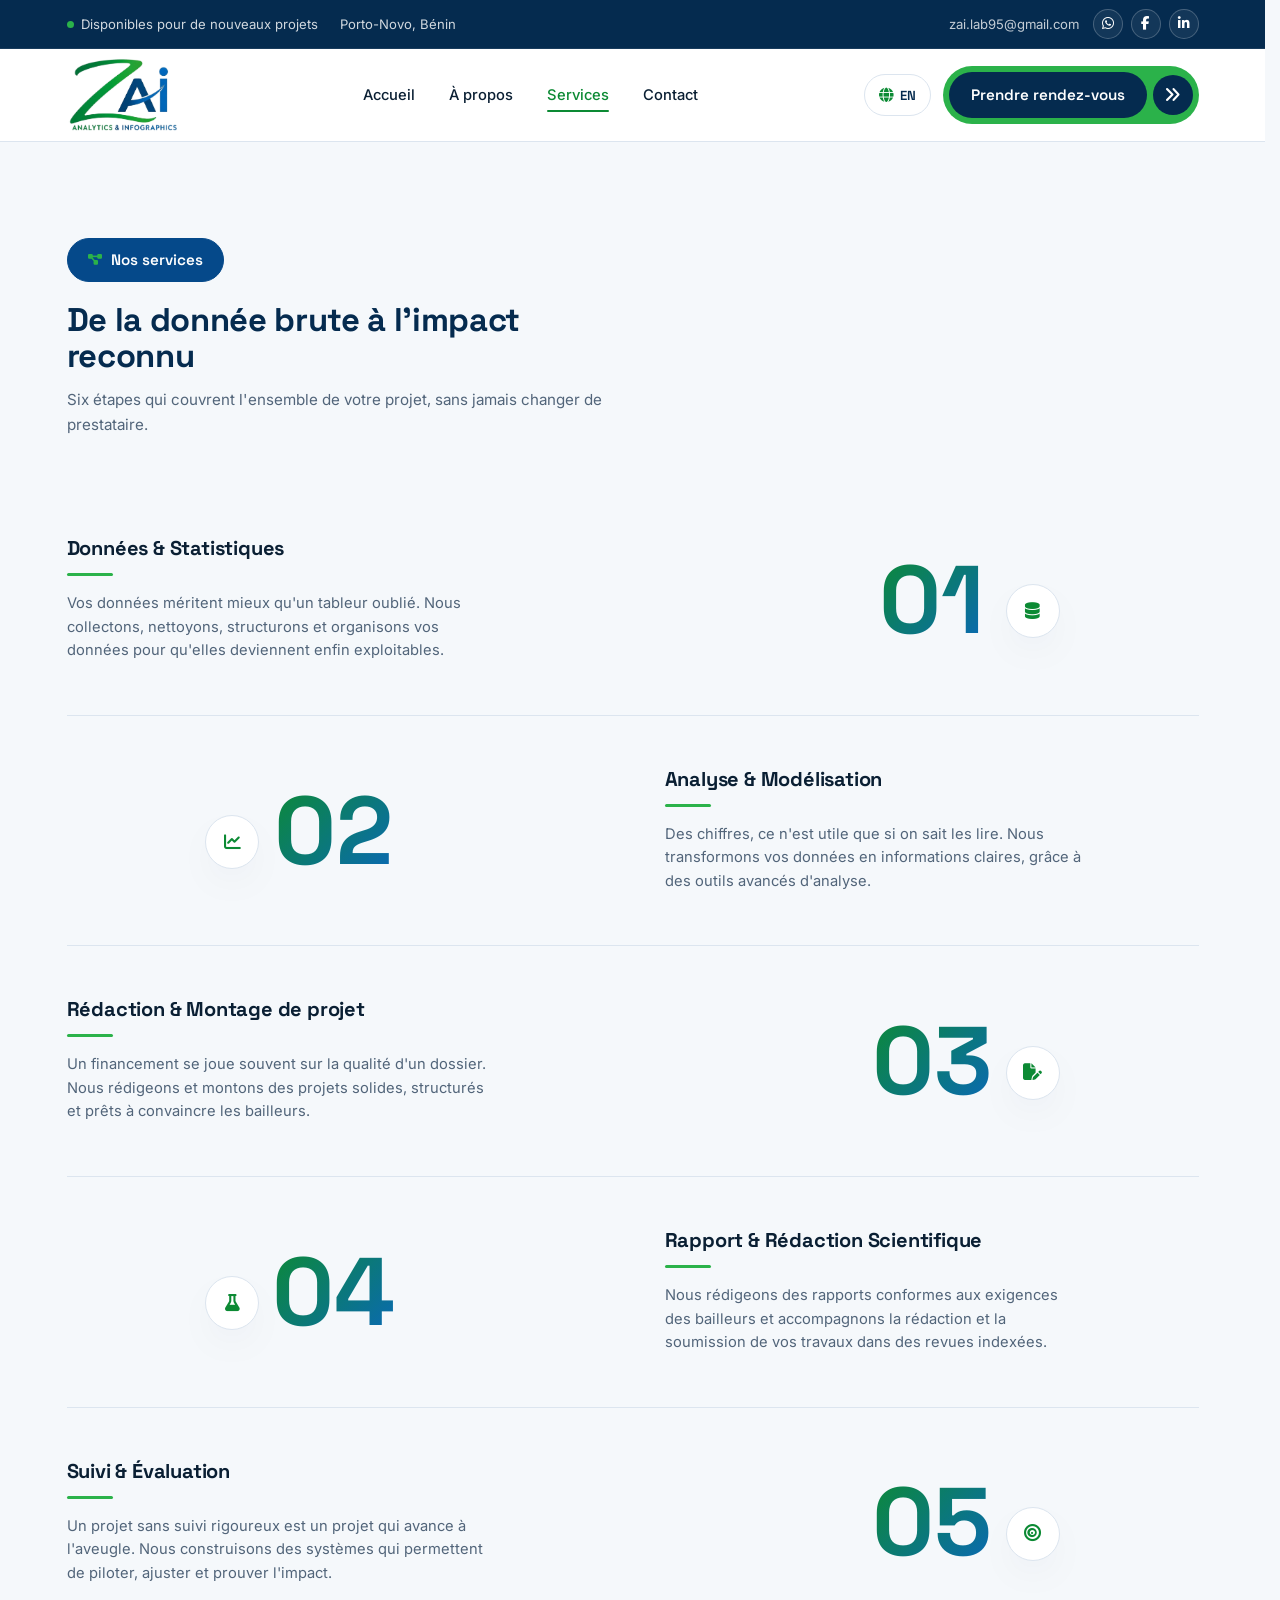
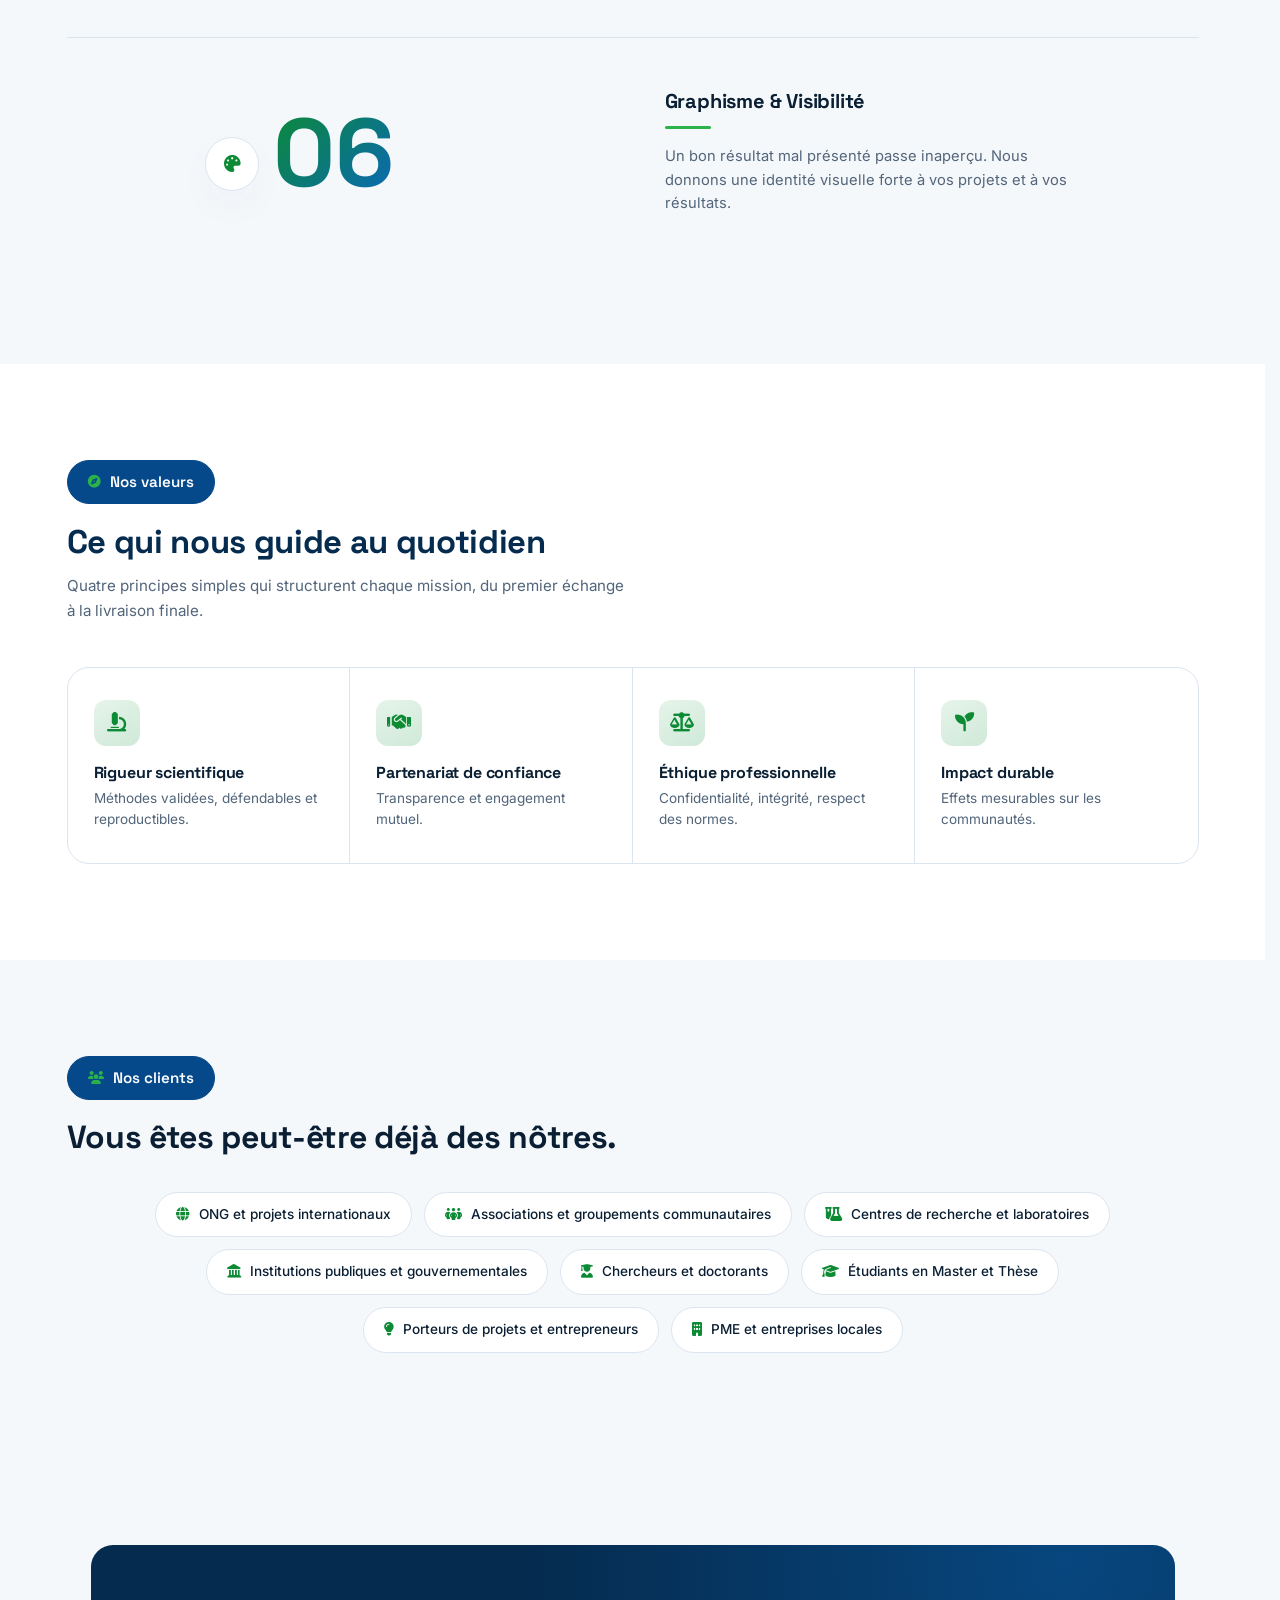
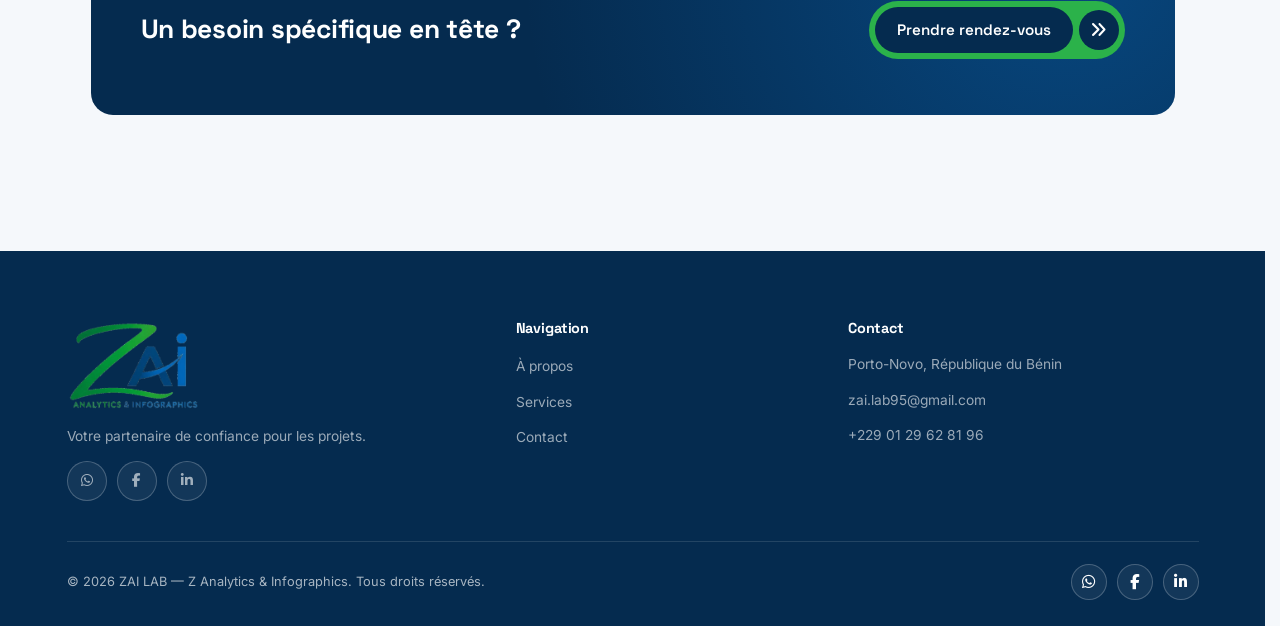
<file: services.html>
<!DOCTYPE html>
<html lang="fr">
<head>
<meta charset="UTF-8">
<meta name="viewport" content="width=device-width, initial-scale=1.0">
<title>Services — ZAI LAB</title>
<meta name="description" content="ZAI LAB réunit analyse de données, suivi-évaluation et communication visuelle sous un même toit, à Porto-Novo, Bénin.">
<link rel="stylesheet" href="style.css">
<link rel="stylesheet" href="https://cdnjs.cloudflare.com/ajax/libs/font-awesome/6.5.2/css/all.min.css">
<link rel="icon" type="image/png" href="assets/logo-zailab.png">
<link rel="stylesheet" href="Responsive.css">
</head>
<body>

<header>
  <div class="topbar">
    <div class="container">
      <div class="topbar-left">
        <span><span class="dot-live"></span> Disponibles pour de nouveaux projets</span>
        <span class="topbar-loc">Porto-Novo, Bénin</span>
      </div>
      <div class="topbar-right">
        <a href="mailto:zai.lab95@gmail.com" class="topbar-mail">zai.lab95@gmail.com</a>
        <div class="social-row social-row--top">
          <a href="https://wa.me/message/7WDVWGU74DTKE1" target="_blank" rel="noopener" aria-label="WhatsApp" title="WhatsApp"><i class="fa-brands fa-whatsapp"></i></a>
          <a href="https://web.facebook.com/zailab95" target="_blank" rel="noopener" aria-label="Facebook" title="Facebook"><i class="fa-brands fa-facebook-f"></i></a>
          <a href="https://www.linkedin.com/company/zai-lab95/" target="_blank" rel="noopener" aria-label="LinkedIn" title="LinkedIn"><i class="fa-brands fa-linkedin-in"></i></a>
        </div>
      </div>
    </div>
  </div>
  <nav class="navbar">
    <div class="container">
      <a href="index.html" class="brand">
        <img src="assets/logo-zailab.png" alt="ZAI LAB — Analytics &amp; Infographics" class="brand-logo">
      </a>
      <button class="nav-toggle" aria-label="Ouvrir le menu" aria-expanded="false"><span></span></button>
      <ul class="nav-links">
        <li><a href="index.html">Accueil</a></li>
        <li><a href="a-propos.html">À propos</a></li>
        <li><a href="services.html" class="active">Services</a></li>
        <li><a href="contact.html">Contact</a></li>
      </ul>
      <div class="nav-cta">
        <button type="button" class="lang-toggle" aria-label="Changer de langue"><i class="fa-solid fa-globe"></i><span class="lang-current">EN</span></button>
        <a href="contact.html" class="btn btn-primary"><span class="btn-label">Prendre rendez-vous</span><span class="btn-arrow"><i class="fa-solid fa-angles-right"></i></span></a>
      </div>
    </div>
  </nav>
</header>

<section>
  <div class="container">
    <div class="label-pill"><i class="fa-solid fa-diagram-project"></i> Nos services</div>
    <div class="section-head">
      <div>
        <h2>De la donnée brute à l'impact reconnu</h2>
        <p class="section-sub">Six étapes qui couvrent l'ensemble de votre projet, sans jamais changer de prestataire.</p>
      </div>
    </div>

    <div class="process-list">

      <div class="process-row">
        <div class="process-text">
          <h3>Données &amp; Statistiques</h3>
          <span class="process-underline"></span>
          <p>Vos données méritent mieux qu'un tableur oublié. Nous collectons, nettoyons, structurons et organisons vos données pour qu'elles deviennent enfin exploitables.</p>
        </div>
        <div class="process-visual">
          <span class="process-number">01</span>
          <div class="process-icon"><i class="fa-solid fa-database"></i></div>
        </div>
      </div>

      <div class="process-row">
        <div class="process-text">
          <h3>Analyse &amp; Modélisation</h3>
          <span class="process-underline"></span>
          <p>Des chiffres, ce n'est utile que si on sait les lire. Nous transformons vos données en informations claires, grâce à des outils avancés d'analyse.</p>
        </div>
        <div class="process-visual">
          <span class="process-number">02</span>
          <div class="process-icon"><i class="fa-solid fa-chart-line"></i></div>
        </div>
      </div>

      <div class="process-row">
        <div class="process-text">
          <h3>Rédaction &amp; Montage de projet</h3>
          <span class="process-underline"></span>
          <p>Un financement se joue souvent sur la qualité d'un dossier. Nous rédigeons et montons des projets solides, structurés et prêts à convaincre les bailleurs.</p>
        </div>
        <div class="process-visual">
          <span class="process-number">03</span>
          <div class="process-icon"><i class="fa-solid fa-file-pen"></i></div>
        </div>
      </div>

      <div class="process-row">
        <div class="process-text">
          <h3>Rapport &amp; Rédaction Scientifique</h3>
          <span class="process-underline"></span>
          <p>Nous rédigeons des rapports conformes aux exigences des bailleurs et accompagnons la rédaction et la soumission de vos travaux dans des revues indexées.</p>
        </div>
        <div class="process-visual">
          <span class="process-number">04</span>
          <div class="process-icon"><i class="fa-solid fa-flask"></i></div>
        </div>
      </div>

      <div class="process-row">
        <div class="process-text">
          <h3>Suivi &amp; Évaluation</h3>
          <span class="process-underline"></span>
          <p>Un projet sans suivi rigoureux est un projet qui avance à l'aveugle. Nous construisons des systèmes qui permettent de piloter, ajuster et prouver l'impact.</p>
        </div>
        <div class="process-visual">
          <span class="process-number">05</span>
          <div class="process-icon"><i class="fa-solid fa-bullseye"></i></div>
        </div>
      </div>

      <div class="process-row">
        <div class="process-text">
          <h3>Graphisme &amp; Visibilité</h3>
          <span class="process-underline"></span>
          <p>Un bon résultat mal présenté passe inaperçu. Nous donnons une identité visuelle forte à vos projets et à vos résultats.</p>
        </div>
        <div class="process-visual">
          <span class="process-number">06</span>
          <div class="process-icon"><i class="fa-solid fa-palette"></i></div>
        </div>
      </div>

    </div>
  </div>
</section>

<section class="bg-white values-section">
  <div class="container">
    <div class="label-pill"><i class="fa-solid fa-compass"></i> Nos valeurs</div>
    <div class="section-head">
      <div>
        <h2>Ce qui nous guide au quotidien</h2>
        <p class="section-sub">Quatre principes simples qui structurent chaque mission, du premier échange à la livraison finale.</p>
      </div>
    </div>
    <div class="values-bar">
      <div class="value-col">
        <div class="value-icon"><i class="fa-solid fa-microscope"></i></div>
        <h3>Rigueur scientifique</h3>
        <p>Méthodes validées, défendables et reproductibles.</p>
      </div>
      <div class="value-col">
        <div class="value-icon"><i class="fa-solid fa-handshake"></i></div>
        <h3>Partenariat de confiance</h3>
        <p>Transparence et engagement mutuel.</p>
      </div>
      <div class="value-col">
        <div class="value-icon"><i class="fa-solid fa-scale-balanced"></i></div>
        <h3>Éthique professionnelle</h3>
        <p>Confidentialité, intégrité, respect des normes.</p>
      </div>
      <div class="value-col">
        <div class="value-icon"><i class="fa-solid fa-seedling"></i></div>
        <h3>Impact durable</h3>
        <p>Effets mesurables sur les communautés.</p>
      </div>
    </div>
  </div>
</section>

<section class="clients-section">
  <div class="container">
    <div class="label-pill"><i class="fa-solid fa-users"></i> Nos clients</div>
    <h2 class="section-title">Vous êtes peut-être déjà des nôtres.</h2>
    <div class="clients-row">
      <span class="client-pill"><i class="fa-solid fa-globe"></i> ONG et projets internationaux</span>
      <span class="client-pill"><i class="fa-solid fa-people-group"></i> Associations et groupements communautaires</span>
      <span class="client-pill"><i class="fa-solid fa-flask-vial"></i> Centres de recherche et laboratoires</span>
      <span class="client-pill"><i class="fa-solid fa-landmark"></i> Institutions publiques et gouvernementales</span>
      <span class="client-pill"><i class="fa-solid fa-user-graduate"></i> Chercheurs et doctorants</span>
      <span class="client-pill"><i class="fa-solid fa-graduation-cap"></i> Étudiants en Master et Thèse</span>
      <span class="client-pill"><i class="fa-solid fa-lightbulb"></i> Porteurs de projets et entrepreneurs</span>
      <span class="client-pill"><i class="fa-solid fa-building"></i> PME et entreprises locales</span>
    </div>
  </div>
</section>

<section>
  <div class="container">
    <div class="cta-band">
      <h2>Un besoin spécifique en tête ?</h2>
      <div class="cta-actions">
        <a href="contact.html" class="btn btn-primary"><span class="btn-label">Prendre rendez-vous</span><span class="btn-arrow"><i class="fa-solid fa-angles-right"></i></span></a>
      </div>
    </div>
  </div>
</section>

<footer>
  <div class="container">
    <div class="footer-grid">
      <div>
        <div class="footer-brand"><img src="assets/logo-zailab.png" alt="ZAI LAB — Analytics &amp; Infographics" class="footer-logo"></div>
        <p>Votre partenaire de confiance pour les projets.</p>
        <div class="social-row">
          <a href="https://wa.me/message/7WDVWGU74DTKE1" target="_blank" rel="noopener" aria-label="WhatsApp" title="WhatsApp"><i class="fa-brands fa-whatsapp"></i></a>
          <a href="https://web.facebook.com/zailab95" target="_blank" rel="noopener" aria-label="Facebook" title="Facebook"><i class="fa-brands fa-facebook-f"></i></a>
          <a href="https://www.linkedin.com/company/zai-lab95/" target="_blank" rel="noopener" aria-label="LinkedIn" title="LinkedIn"><i class="fa-brands fa-linkedin-in"></i></a>
        </div>
      </div>
      <div>
        <h4>Navigation</h4>
        <ul>
          <li><a href="a-propos.html">À propos</a></li>
          <li><a href="services.html">Services</a></li>
          <li><a href="contact.html">Contact</a></li>
        </ul>
      </div>
      <div>
        <h4>Contact</h4>
        <p>Porto-Novo, République du Bénin</p>
        <p>zai.lab95@gmail.com</p>
        <p>+229 01 29 62 81 96</p>
      </div>
    </div>
    <div class="footer-bottom">
      <span>© 2026 ZAI LAB — Z Analytics &amp; Infographics. Tous droits réservés.</span>
      <div class="social-row">
        <a href="https://wa.me/message/7WDVWGU74DTKE1" target="_blank" rel="noopener" aria-label="WhatsApp" title="WhatsApp"><i class="fa-brands fa-whatsapp"></i></a>
          <a href="https://web.facebook.com/zailab95" target="_blank" rel="noopener" aria-label="Facebook" title="Facebook"><i class="fa-brands fa-facebook-f"></i></a>
          <a href="https://www.linkedin.com/company/zai-lab95/" target="_blank" rel="noopener" aria-label="LinkedIn" title="LinkedIn"><i class="fa-brands fa-linkedin-in"></i></a>
      </div>
    </div>
  </div>
</footer>

<script src="script.js"></script>
</body>
</html>
</file>
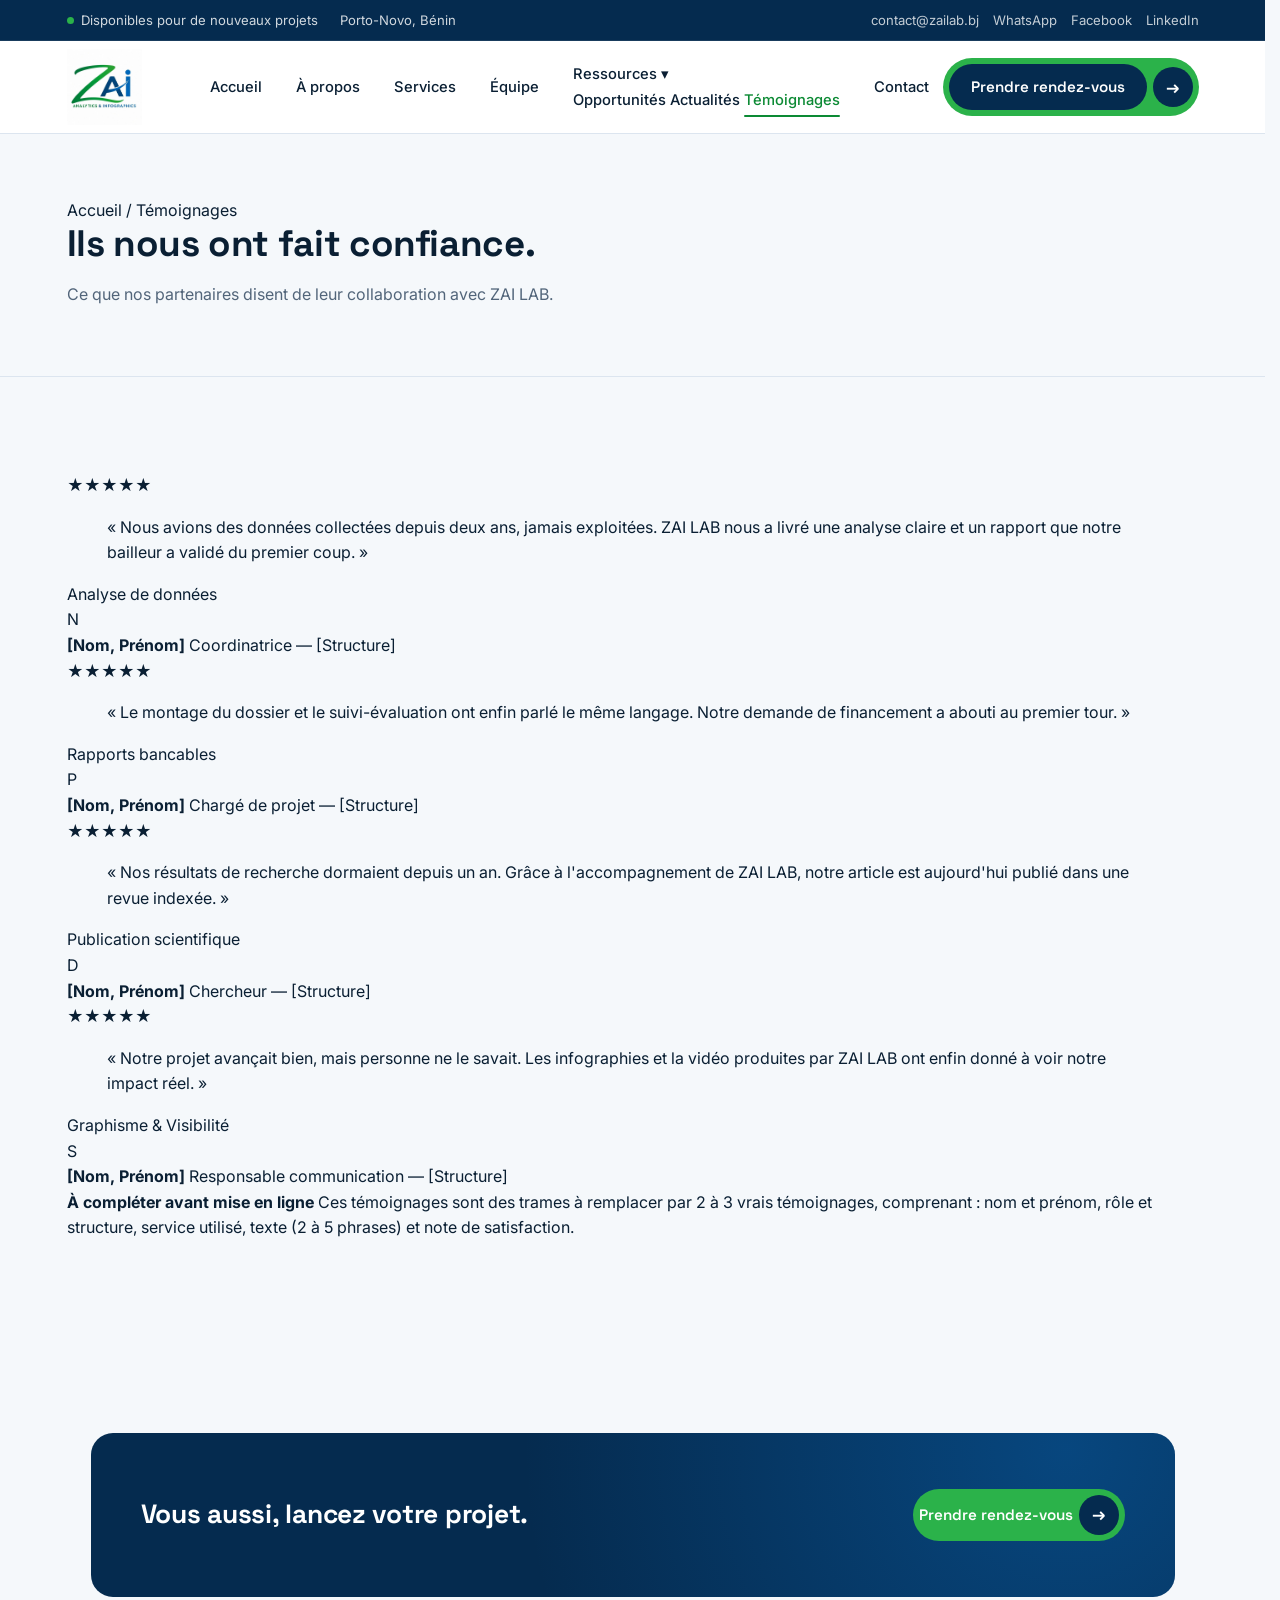
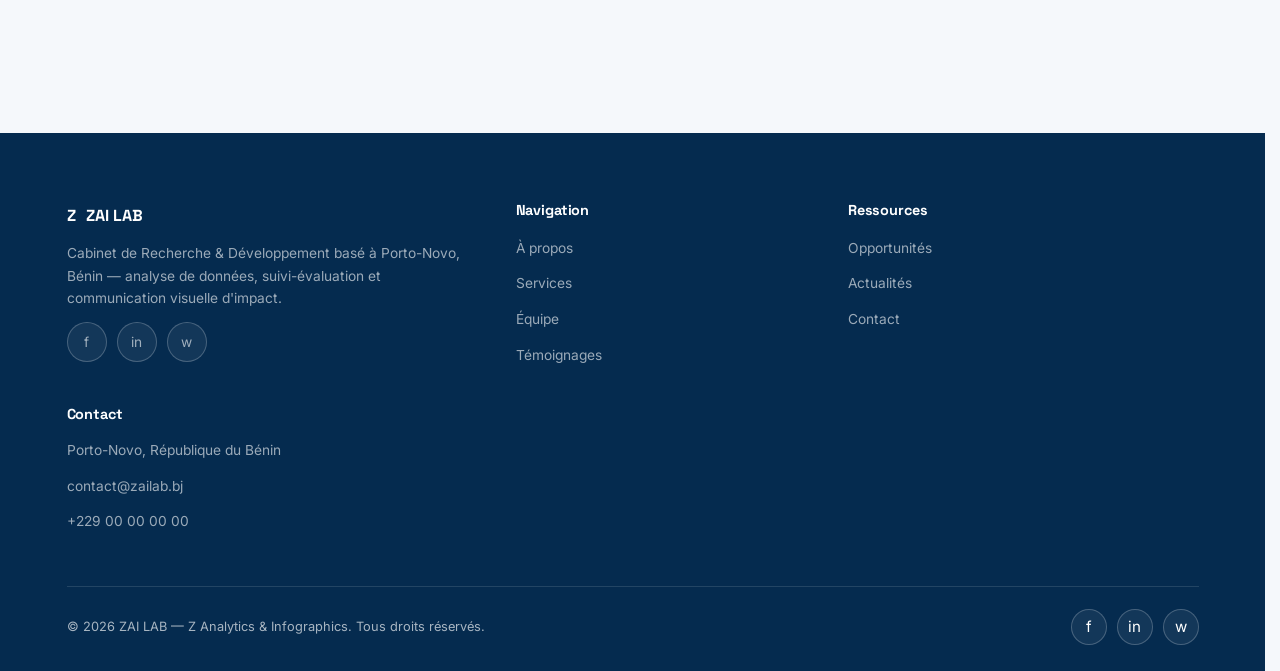
<file: temoignages.html>
<!DOCTYPE html>
<html lang="fr">
<head>
<meta charset="UTF-8">
<meta name="viewport" content="width=device-width, initial-scale=1.0">
<title>Témoignages — ZAI LAB</title>
<link rel="stylesheet" href="style.css">
</head>
<body>

<header>
  <div class="topbar">
    <div class="container">
      <div class="topbar-left">
        <span><span class="dot-live"></span> Disponibles pour de nouveaux projets</span>
        <span>Porto-Novo, Bénin</span>
      </div>
      <div class="topbar-right">
        <a href="mailto:contact@zailab.bj">contact@zailab.bj</a>
        <a href="contact.html">WhatsApp</a>
        <a href="#">Facebook</a>
        <a href="#">LinkedIn</a>
      </div>
    </div>
  </div>
  <nav class="navbar">
    <div class="container">
      <a href="index.html" class="brand">
        <img src="assets/logo-zailab.jpg" alt="ZAI LAB — Analytics & Infographics" class="brand-logo">
      </a>
      <button class="nav-toggle" aria-label="Ouvrir le menu"><span></span></button>
      <ul class="nav-links">
        <li><a href="index.html">Accueil</a></li>
        <li><a href="a-propos.html">À propos</a></li>
        <li><a href="services.html">Services</a></li>
        <li><a href="equipe.html">Équipe</a></li>
        <li class="has-dropdown open">
          <a href="#">Ressources <span class="caret">▾</span></a>
          <div class="dropdown-menu">
            <a href="opportunites.html">Opportunités</a>
            <a href="actualites.html">Actualités</a>
            <a href="temoignages.html" class="active">Témoignages</a>
          </div>
        </li>
        <li><a href="contact.html">Contact</a></li>
      </ul>
      <div class="nav-cta">
        <a href="contact.html" class="btn btn-primary"><span class="btn-label">Prendre rendez-vous</span><span class="btn-arrow">→</span></a>
      </div>
    </div>
  </nav>
</header>

<section class="page-hero">
  <div class="container">
    <div class="crumb">Accueil / Témoignages</div>
    <h1>Ils nous ont fait confiance.</h1>
    <p>Ce que nos partenaires disent de leur collaboration avec ZAI LAB.</p>
  </div>
</section>

<section>
  <div class="container">
    <div class="grid-2" style="margin-top:0;">
      <div class="testimonial-card">
        <div class="stars">★★★★★</div>
        <blockquote>« Nous avions des données collectées depuis deux ans, jamais exploitées. ZAI LAB nous a livré une analyse claire et un rapport que notre bailleur a validé du premier coup. »</blockquote>
        <span class="tag">Analyse de données</span>
        <div class="testimonial-who">
          <div class="testimonial-avatar">N</div>
          <div>
            <strong>[Nom, Prénom]</strong>
            <span>Coordinatrice — [Structure]</span>
          </div>
        </div>
      </div>

      <div class="testimonial-card">
        <div class="stars">★★★★★</div>
        <blockquote>« Le montage du dossier et le suivi-évaluation ont enfin parlé le même langage. Notre demande de financement a abouti au premier tour. »</blockquote>
        <span class="tag">Rapports bancables</span>
        <div class="testimonial-who">
          <div class="testimonial-avatar">P</div>
          <div>
            <strong>[Nom, Prénom]</strong>
            <span>Chargé de projet — [Structure]</span>
          </div>
        </div>
      </div>

      <div class="testimonial-card">
        <div class="stars">★★★★★</div>
        <blockquote>« Nos résultats de recherche dormaient depuis un an. Grâce à l'accompagnement de ZAI LAB, notre article est aujourd'hui publié dans une revue indexée. »</blockquote>
        <span class="tag">Publication scientifique</span>
        <div class="testimonial-who">
          <div class="testimonial-avatar">D</div>
          <div>
            <strong>[Nom, Prénom]</strong>
            <span>Chercheur — [Structure]</span>
          </div>
        </div>
      </div>

      <div class="testimonial-card">
        <div class="stars">★★★★★</div>
        <blockquote>« Notre projet avançait bien, mais personne ne le savait. Les infographies et la vidéo produites par ZAI LAB ont enfin donné à voir notre impact réel. »</blockquote>
        <span class="tag">Graphisme &amp; Visibilité</span>
        <div class="testimonial-who">
          <div class="testimonial-avatar">S</div>
          <div>
            <strong>[Nom, Prénom]</strong>
            <span>Responsable communication — [Structure]</span>
          </div>
        </div>
      </div>
    </div>

    <div class="note-box">
      <strong>À compléter avant mise en ligne</strong>
      Ces témoignages sont des trames à remplacer par 2 à 3 vrais témoignages, comprenant : nom et prénom, rôle et structure, service utilisé, texte (2 à 5 phrases) et note de satisfaction.
    </div>
  </div>
</section>

<section>
  <div class="container">
    <div class="cta-band">
      <h2>Vous aussi, lancez votre projet.</h2>
      <div class="cta-actions">
        <a href="contact.html" class="btn btn-primary">Prendre rendez-vous <span class="btn-arrow">→</span></a>
      </div>
    </div>
  </div>
</section>

<footer>
  <div class="container">
    <div class="footer-grid">
      <div>
        <div class="footer-brand"><span class="brand-mark">Z</span> ZAI LAB</div>
        <p>Cabinet de Recherche &amp; Développement basé à Porto-Novo, Bénin — analyse de données, suivi-évaluation et communication visuelle d'impact.</p>
        <div class="social-row">
          <a href="#" aria-label="Facebook">f</a><a href="#" aria-label="LinkedIn">in</a><a href="#" aria-label="WhatsApp">w</a>
        </div>
      </div>
      <div>
        <h4>Navigation</h4>
        <ul>
          <li><a href="a-propos.html">À propos</a></li>
          <li><a href="services.html">Services</a></li>
          <li><a href="equipe.html">Équipe</a></li>
          <li><a href="temoignages.html">Témoignages</a></li>
        </ul>
      </div>
      <div>
        <h4>Ressources</h4>
        <ul>
          <li><a href="opportunites.html">Opportunités</a></li>
          <li><a href="actualites.html">Actualités</a></li>
          <li><a href="contact.html">Contact</a></li>
        </ul>
      </div>
      <div>
        <h4>Contact</h4>
        <p>Porto-Novo, République du Bénin</p>
        <p>contact@zailab.bj</p>
        <p>+229 00 00 00 00</p>
      </div>
    </div>
    <div class="footer-bottom">
      <span>© 2026 ZAI LAB — Z Analytics &amp; Infographics. Tous droits réservés.</span>
      <div class="social-row"><a href="#">f</a><a href="#">in</a><a href="#">w</a></div>
    </div>
  </div>
</footer>

<script src="script.js"></script>
</body>
</html>
</file>
<file: style.css>
/* =========================================================
   ZAI LAB — Z Analytics & Infographics
   Feuille de style unique (remplace style.css + style-additions.css)
   Palette du logo (vert Z + bleus A/I) — règle 60/30/10
   Sommaire :
     1. Variables & base          7. Cartes services (accueil)
     2. Boutons                   8. Qui nous sommes / À propos
     3. Barre du haut & réseaux   9. Services (process, valeurs, clients)
     4. Navigation & langue      10. Contact
     5. Héros (accueil)          11. Pied de page
     6. En-têtes de section      12. Responsive
   ========================================================= */

@import url('https://fonts.googleapis.com/css2?family=Space+Grotesk:wght@500;600;700&family=Inter:wght@400;500;600;700&display=swap');

/* =========================================================
   1. VARIABLES & BASE
   ========================================================= */
:root{
  /* Vert du Z */
  --green:        #0C8A34;
  --green-dim:    #07702A;
  --cta:          #2BB24A;
  --cta-dim:      #22993E;
  --green-tint:   #E6F4EA;
  --green-tint-2: #CFE9D8;

  /* Bleus du A et du I */
  --navy-deep:    #052B4F;
  --navy:         #05498A;
  --blue:         #0A68B8;
  --blue-tint:    #E6F0FA;
  --navy-tint:    #E6ECF3;

  /* Neutres */
  --ink:    #0A1F33;
  --white:  #FFFFFF;
  --paper:  #F5F8FB;
  --line:   #DCE5EF;
  --muted:  #52657A;

  --radius-lg: 22px;
  --radius-md: 14px;
  --radius-sm: 8px;
  --shadow: 0 16px 40px -20px rgba(5,43,79,.35);

  --font-head: 'Space Grotesk', sans-serif;
  --font-body: 'Inter', sans-serif;
}

*,*::before,*::after{ box-sizing:border-box; }
html{ scroll-behavior:smooth; scrollbar-gutter:stable; overflow-x:hidden; }
body{
  margin:0;
  font-family:var(--font-body);
  color:var(--ink);
  background:var(--paper);
  line-height:1.6;
  -webkit-font-smoothing:antialiased;
}
img{ max-width:100%; display:block; }
a{ color:inherit; text-decoration:none; }
ul{ margin:0; padding:0; list-style:none; }
h1,h2,h3,h4{
  font-family:var(--font-head);
  line-height:1.1;
  margin:0 0 .5em;
  letter-spacing:-0.01em;
  color:var(--ink);
}
p{ margin:0 0 1em; color:var(--muted); }
.container{ max-width:1180px; margin:0 auto; padding:0 24px; }
section{ padding:96px 0; }
.bg-white{ background:#fff; }

h2.section-title{ font-size:clamp(1.5rem,2.6vw,2rem); max-width:640px; }

/* =========================================================
   2. BOUTONS
   ========================================================= */
.btn{
  display:inline-flex; align-items:center; gap:10px;
  font-family:var(--font-head);
  font-weight:600; font-size:.95rem;
  padding:14px 26px;
  border-radius:999px;
  border:1px solid transparent;
  cursor:pointer;
  transition:transform .18s ease, background .18s ease, color .18s ease, border-color .18s ease;
}
.btn:hover{ transform:translateY(-2px); }
.btn-primary{ background:var(--cta); color:#fff; padding:5px; gap:6px; }
.btn-primary:hover{ background:var(--cta-dim); }
.btn-primary .btn-label{
  background:var(--navy-deep); color:#fff;
  padding:11px 22px; border-radius:999px;
  display:inline-flex; align-items:center;
}
.btn-on-dark{ background:transparent; color:var(--white); border-color:rgba(255,255,255,.35); }
.btn-on-dark:hover{ border-color:var(--white); }
.btn-arrow{
  display:inline-flex; align-items:center; justify-content:center;
  width:26px; height:26px; border-radius:50%; background:rgba(255,255,255,.18);
  font-size:.8rem;
}
.btn-primary .btn-arrow{ background:var(--navy-deep); color:#fff; width:40px; height:40px; font-size:1.05rem; font-weight:700; }

/* Bandeau d'appel à l'action */
.cta-band{
  background:var(--navy-deep); color:#fff; border-radius:var(--radius-lg);
  padding:56px 50px; margin:0 24px;
  display:flex; align-items:center; justify-content:space-between; gap:30px; flex-wrap:wrap;
  position:relative; overflow:hidden;
}
.cta-band::after{
  content:""; position:absolute; inset:0;
  background:radial-gradient(circle at 90% 10%, rgba(10,104,184,.45), transparent 55%);
}
.cta-band > *{ position:relative; z-index:1; }
.cta-band h2{ color:#fff; margin:0; max-width:480px; font-size:clamp(1.25rem,2.1vw,1.65rem); }
.cta-actions{ display:flex; gap:16px; flex-wrap:wrap; }

/* =========================================================
   3. BARRE DU HAUT & RÉSEAUX SOCIAUX
   ========================================================= */
.topbar{
  background:var(--navy-deep);
  color:rgba(255,255,255,.82);
  font-size:.82rem;
  border-bottom:1px solid rgba(255,255,255,.08);
}
.topbar .container{
  display:flex; align-items:center; justify-content:space-between;
  padding-top:9px; padding-bottom:9px; min-height:40px;
  gap:16px; flex-wrap:wrap;
}
.topbar-left{ display:flex; align-items:center; gap:22px; flex-wrap:wrap; }
.topbar-left span{ display:inline-flex; align-items:center; gap:7px; }
.topbar-right{ display:flex; align-items:center; gap:14px; }
.topbar-right a{ opacity:.9; color:rgba(255,255,255,.85); }
.topbar-right a:hover{ opacity:1; color:var(--cta); }
.dot-live{ width:7px; height:7px; border-radius:50%; background:var(--cta); display:inline-block; }

.social-row{ display:flex; align-items:center; gap:10px; }
.social-row a{
  display:inline-flex; align-items:center; justify-content:center;
  width:40px; height:40px; border-radius:50%;
  border:1px solid rgba(255,255,255,.22);
  background:rgba(255,255,255,.06);
  color:#fff; font-size:1.05rem; opacity:1;
  transition:background .18s ease, color .18s ease, border-color .18s ease, transform .18s ease;
}
.social-row a i{ line-height:1; }
.social-row a:hover{
  background:var(--cta); border-color:var(--cta); color:var(--navy-deep); transform:translateY(-2px);
}
.social-row--top{ gap:8px; }
.social-row--top a{ width:30px; height:30px; font-size:.85rem; }

/* =========================================================
   4. NAVIGATION & BOUTON DE LANGUE
   ========================================================= */
.navbar{
  background:var(--white);
  border-bottom:1px solid var(--line);
  position:sticky; top:0; z-index:50;
}
.navbar .container{
  display:flex; align-items:center; justify-content:space-between;
  height:92px; padding-top:0; padding-bottom:0;
}
.brand{
  display:flex; align-items:center; gap:10px;
  height:76px; width:130px; flex-shrink:0;
  font-family:var(--font-head); font-weight:700; font-size:1.2rem; color:var(--ink);
}
.brand-logo{
  height:76px; width:130px;
  object-fit:contain; object-position:left center;
  transition:transform .25s ease; transform-origin:left center;
}
.brand:hover .brand-logo{ transform:scale(1.15); }

.nav-links{ display:flex; align-items:center; gap:34px; }
.nav-links a{ font-size:.92rem; font-weight:500; color:var(--ink); position:relative; padding:6px 0; }
.nav-links a.active,.nav-links a:hover{ color:var(--green); }
.nav-links a.active::after{
  content:""; position:absolute; left:0; right:0; bottom:-2px; height:2px; background:var(--green); border-radius:2px;
}
.nav-cta{ display:flex; align-items:center; gap:12px; }
.nav-toggle{ display:none; }

.lang-toggle{
  display:inline-flex; align-items:center; gap:7px;
  height:42px; padding:0 14px;
  border:1px solid var(--line); border-radius:999px;
  background:#fff; color:var(--navy-deep);
  font-family:var(--font-head); font-weight:600; font-size:.82rem;
  cursor:pointer;
  transition:border-color .18s ease, color .18s ease, background .18s ease;
}
.lang-toggle i{ color:var(--green); font-size:.9rem; }
.lang-toggle:hover{ border-color:var(--green); color:var(--green); }

/* =========================================================
   5. HÉROS (ACCUEIL)
   ========================================================= */
.hero-v2{ position:relative; overflow:hidden; }
.hero-v2.hero-v2--bg{
  background-image:
    linear-gradient(180deg, var(--navy-deep) 0%, rgba(5,43,79,0) 10%, rgba(5,43,79,0) 88%, var(--navy-deep) 100%),
    linear-gradient(90deg, var(--navy-deep) 0%, rgba(5,43,79,0) 8%, rgba(5,43,79,0) 92%, var(--navy-deep) 100%),
    linear-gradient(100deg, rgba(5,43,79,.75) 0%, rgba(5,43,79,.62) 38%, rgba(5,43,79,.4) 68%, rgba(5,43,79,.15) 100%),
    url('assets/1.png');
  background-size:auto, auto, auto, cover;
  background-position:center, center, center, center 20%;
  background-repeat:no-repeat;
}
.hero-v2-inner{
  position:relative; z-index:2;
  display:flex; align-items:stretch;
  min-height:600px;
  padding:14px 0 48px;
}
.hero-v2-text{
  position:relative; z-index:5;
  display:flex; flex-direction:column; justify-content:flex-start;
  width:100%; max-width:640px;
  padding:0 48px;
  color:var(--white);
}

/* Badge « Cabinet de Recherche & Développement » */
.eyebrow{
  display:inline-flex; align-items:center; gap:12px;
  width:max-content; max-width:100%;
  font-family:var(--font-head); font-weight:600;
  font-size:clamp(.78rem,1.25vw,.98rem);
  color:#fff; white-space:nowrap;
  background:rgba(5,43,79,.30);
  border:1px solid rgba(255,255,255,.25);
  padding:8px 22px 8px 8px;
  border-radius:999px;
  margin-bottom:6px;
  backdrop-filter:blur(3px);
}
.eyebrow i{
  width:36px; height:36px; border-radius:50%;
  background:var(--green); color:#fff;
  display:flex; align-items:center; justify-content:center;
  font-size:.95rem; flex-shrink:0;
}

/* Phrases qui défilent */
.hero-v2-text h1.hero-rotator{
  display:block;
  font-family:var(--font-head); font-weight:700;
  font-size:clamp(1.05rem,1.55vw,1.35rem);
  line-height:1.55; letter-spacing:normal; text-transform:none;
  color:#fff;
  max-width:500px; min-height:7.5em;
  margin:14px 0;
  white-space:normal; overflow:visible; word-wrap:break-word;
}
.hero-rotator .rotator-source{ display:none; }
.hero-rotator .rotator-output{ display:inline; color:#fff; }
.hero-rotator .rotator-cursor{
  display:inline-block; width:2px; height:1em; vertical-align:-.15em;
  background:var(--cta); margin-left:2px;
  animation:zailab-caret-blink .85s steps(1) infinite;
}
@keyframes zailab-caret-blink{ 50%{ opacity:0; } }

/* Bouton + téléphone */
.hero-v2-actions{
  display:flex; align-items:center; gap:22px; flex-wrap:wrap;
  margin-top:auto; padding-top:30px;
}
.hero-phone{ display:flex; align-items:center; gap:12px; }
.hero-phone .ring{
  width:44px; height:44px; border-radius:50%; background:var(--cta);
  display:flex; align-items:center; justify-content:center; flex-shrink:0; color:var(--navy-deep); font-size:1.05rem;
}
.hero-phone small{ display:block; color:var(--cta); font-weight:600; font-size:.78rem; }
.hero-phone strong{ font-family:var(--font-head); font-size:1.05rem; color:#fff; }

/* =========================================================
   6. EN-TÊTES DE SECTION
   ========================================================= */
.label-pill{
  display:inline-flex; align-items:center; gap:9px;
  background:var(--navy); border:1px solid var(--navy); color:#fff;
  padding:9px 20px; border-radius:999px;
  font-family:var(--font-head); font-size:.95rem; font-weight:600;
  margin-bottom:20px;
}
.label-pill i{ font-size:.8rem; color:var(--cta); }
.label-pill--dark{ background:var(--blue); border-color:var(--blue); }
.label-pill--dark i{ color:#fff; }

.section-head{
  display:flex; align-items:flex-end; justify-content:space-between;
  gap:48px; flex-wrap:wrap;
}
.section-head h2{
  font-size:clamp(1.5rem,2.6vw,2.05rem);
  max-width:520px; margin:0; color:var(--navy-deep);
}
.section-sub{ max-width:560px; margin:14px 0 0; font-size:.95rem; color:var(--muted); }

.page-hero{
  background:var(--paper); color:var(--ink);
  padding:64px 0 52px;
  border-bottom:1px solid var(--line);
  position:relative; overflow:hidden;
}
.page-hero .label-pill{ margin-bottom:20px; }
.page-hero h1{ color:var(--ink); font-size:clamp(1.6rem,3vw,2.3rem); max-width:680px; }
.page-hero p{ color:var(--muted); max-width:560px; }

/* =========================================================
   7. CARTES SERVICES (ACCUEIL)
   ========================================================= */
.notch-grid{ display:grid; grid-template-columns:repeat(3,1fr); gap:18px; margin-top:36px; }

.notch-card{
  --card-bg:#fff;
  --card-ink:var(--navy-deep);
  --card-muted:var(--muted);
  --notch-bg:var(--paper);
  position:relative; overflow:hidden;
  background:var(--card-bg); color:var(--card-ink);
  border-radius:20px;
  min-height:250px;
  padding:26px 24px 84px;
}
.notch-card .notch-icon{ display:block; font-size:1.6rem; line-height:1; color:var(--navy-deep); margin-bottom:22px; }
.notch-card h3{ font-size:1.08rem; color:var(--card-ink); margin-bottom:8px; }
.notch-card p{ font-size:.84rem; color:var(--card-muted); margin:0; max-width:300px; }

.notch-card--lime{ --card-bg:var(--cta); --card-muted:rgba(5,43,79,.62); }
.notch-card--dark{ --card-bg:var(--navy-deep); --card-ink:#fff; --card-muted:rgba(255,255,255,.66); }
.notch-card--dark .notch-icon{ color:var(--cta); }

.notch-card--lime::before,
.notch-card--lime::after{ content:""; position:absolute; border-radius:50%; pointer-events:none; }
.notch-card--lime::before{ width:220px; height:220px; right:-70px; bottom:-90px; background:rgba(5,43,79,.12); }
.notch-card--lime::after{ width:340px; height:340px; right:-130px; bottom:-160px; border:1px solid rgba(255,255,255,.4); }

.card-notch{
  position:absolute; left:0; bottom:0; z-index:2;
  background:var(--notch-bg);
  padding:12px 18px 10px 0;
  border-top-right-radius:22px;
}
.card-notch::before{
  content:""; position:absolute; left:0; bottom:100%;
  width:22px; height:22px;
  background:radial-gradient(circle at 100% 0, transparent 22px, var(--notch-bg) 22.5px);
}
.btn-notch{
  display:inline-flex; align-items:center; gap:8px;
  background:var(--card-bg); color:var(--card-ink);
  border:1px solid rgba(5,43,79,.07);
  font-family:var(--font-head); font-weight:600; font-size:.76rem;
  padding:9px 15px; border-radius:999px;
  transition:transform .18s ease;
}
.btn-notch i{ font-size:.7rem; }
.btn-notch:hover{ transform:translateX(3px); }

/* =========================================================
   8. QUI NOUS SOMMES (ACCUEIL) & PAGE À PROPOS
   ========================================================= */
.about-modern{
  display:grid; grid-template-columns:1.02fr .98fr; gap:56px; align-items:stretch;
}
.about-photos--single{ display:block; position:relative; min-height:420px; }
.about-photo-single{
  position:absolute; inset:0; width:100%; height:100%;
  object-fit:cover; object-position:62% 50%;
  border-radius:24px; display:block;
}
.about-copy h2{ font-size:clamp(1.5rem,2.6vw,2rem); color:var(--navy-deep); max-width:520px; }
.about-copy > p{ font-size:.92rem; max-width:520px; }
.about-cta-row{ display:flex; align-items:center; gap:24px; flex-wrap:wrap; margin:26px 0 34px; }

.about-info{ display:grid; grid-template-columns:1fr 1fr; gap:14px; }
.info-card{
  background:var(--paper); border-radius:20px; padding:24px 22px;
  display:flex; flex-direction:column; min-height:210px;
}
.info-card .stars{ color:var(--green); font-size:.8rem; letter-spacing:2px; margin-bottom:10px; }
.rating-score{ font-family:var(--font-head); font-size:2.6rem; font-weight:500; color:var(--navy-deep); line-height:1; }
.rating-score small{ font-size:1rem; color:var(--muted); }
.info-label{
  margin-top:auto; padding-top:16px; border-top:1px solid var(--line);
  font-weight:600; font-size:.88rem; color:var(--navy-deep);
}
.info-title{ font-family:var(--font-head); font-weight:600; font-size:.95rem; color:var(--navy-deep); margin-bottom:20px; }
.skill-pills{ display:flex; flex-wrap:wrap; gap:8px; }
.skill-pills span{
  background:#fff; border:1px solid var(--line); border-radius:999px;
  padding:6px 11px; font-size:.62rem; font-weight:600; letter-spacing:.05em;
  text-transform:uppercase; color:var(--navy-deep);
}

/* À propos : présentation */
.about-simple h2{ font-size:clamp(1.5rem,2.6vw,2rem); max-width:760px; color:var(--navy-deep); }
.about-simple p{ max-width:720px; }
.about-simple p.lede{ font-size:1rem; color:var(--ink); }
.about-simple-cta{ margin-top:8px; }

/* À propos : notes épinglées */
.notes-board{
  display:flex; flex-wrap:wrap; justify-content:center; align-items:flex-start;
  gap:46px 54px; margin-top:56px;
}
.sticky-note{
  width:270px; border-radius:16px; padding:30px 24px 24px;
  box-shadow:0 22px 44px -24px rgba(5,43,79,.35);
  position:relative; transition:transform .2s ease;
}
.sticky-note:nth-child(odd){ transform:rotate(-3deg); }
.sticky-note:nth-child(even){ transform:rotate(3deg); margin-top:38px; }
.sticky-note:hover{ transform:rotate(0deg) translateY(-4px); }
.sticky-note .pin{
  position:absolute; top:-11px; left:50%; transform:translateX(-50%);
  width:18px; height:18px; border-radius:50%;
  box-shadow:0 6px 10px -3px rgba(0,0,0,.35);
}
.pin-a{ background:var(--green); }
.pin-b{ background:var(--blue); }
.pin-c{ background:var(--navy); }
.note-number{ display:block; font-family:var(--font-head); font-style:italic; font-weight:700; font-size:1.5rem; margin-bottom:6px; }
.sticky-note h3{ font-size:1.05rem; margin-bottom:8px; }
.sticky-note p{ font-size:.83rem; margin:0; color:var(--ink); opacity:.72; }
.note-a{ background:var(--green-tint); } .note-a .note-number{ color:var(--green); }
.note-b{ background:var(--blue-tint); }  .note-b .note-number{ color:var(--blue); }
.note-c{ background:var(--navy-tint); }  .note-c .note-number{ color:var(--navy); }

/* =========================================================
   9. SERVICES : PROCESS, VALEURS, CLIENTS
   ========================================================= */
.process-list{ margin-top:48px; }
.process-row{ display:flex; align-items:center; gap:64px; padding:52px 0; border-bottom:1px solid var(--line); }
.process-list .process-row:last-child{ border-bottom:none; }
.process-text{ flex:1; min-width:0; }
.process-text h3{ font-size:1.25rem; margin:0; }
.process-text p{ font-size:.92rem; max-width:420px; margin:0; }
.process-underline{ display:block; width:46px; height:3px; background:var(--cta); border-radius:3px; margin:14px 0 16px; }
.process-visual{ flex:1; min-width:0; position:relative; display:flex; align-items:center; justify-content:center; }
.process-number{
  font-family:var(--font-head); font-weight:700;
  font-size:clamp(3.8rem,8vw,6rem); line-height:1;
  background:linear-gradient(135deg, var(--green), var(--blue));
  -webkit-background-clip:text; background-clip:text; color:transparent;
}
.process-icon{
  position:absolute; bottom:10%; right:26%;
  width:54px; height:54px; border-radius:50%;
  background:#fff; border:1px solid var(--line); box-shadow:var(--shadow);
  display:flex; align-items:center; justify-content:center;
  color:var(--green); font-size:1.05rem;
}
.process-row:nth-child(even) .process-text{ order:2; }
.process-row:nth-child(even) .process-visual{ order:1; }
.process-row:nth-child(even) .process-icon{ right:auto; left:26%; }

.values-bar{
  display:grid; grid-template-columns:repeat(4,1fr);
  margin-top:44px; background:#fff; border:1px solid var(--line);
  border-radius:var(--radius-lg); overflow:hidden;
}
.value-col{ padding:32px 26px; border-right:1px solid var(--line); transition:background .2s ease; }
.value-col:hover{ background:var(--paper); }
.value-col:last-child{ border-right:none; }
.value-col .value-icon{
  width:46px; height:46px; border-radius:12px;
  background:linear-gradient(150deg, var(--green-tint), var(--green-tint-2));
  color:var(--green);
  display:flex; align-items:center; justify-content:center;
  font-size:1.2rem; margin-bottom:18px;
}
.value-col h3{ font-size:1rem; margin-bottom:6px; }
.value-col p{ font-size:.85rem; margin:0; }

.clients-section{ background:var(--paper); }
.clients-row{ display:flex; flex-wrap:wrap; gap:12px; margin-top:36px; justify-content:center; }
.client-pill{
  display:inline-flex; align-items:center; gap:9px;
  background:#fff; border:1px solid var(--line); border-radius:999px;
  padding:11px 20px; font-size:.85rem; font-weight:500; color:var(--ink);
}
.client-pill i{ color:var(--green); font-size:.85rem; }

/* =========================================================
   10. CONTACT
   ========================================================= */
.contact-hero{ background:var(--navy-deep); color:#fff; padding:90px 0 100px; position:relative; overflow:hidden; }
.contact-hero::before{
  content:""; position:absolute; inset:0;
  background:radial-gradient(circle at 90% 10%, rgba(10,104,184,.45), transparent 55%);
  pointer-events:none;
}
.contact-hero .deco{
  position:absolute; border:2px solid rgba(255,255,255,.18); border-radius:8px;
  pointer-events:none; animation:decoFloat 7s ease-in-out infinite;
}
@keyframes decoFloat{
  0%,100%{ transform:translateY(0) rotate(var(--rot,0deg)); }
  50%{ transform:translateY(-16px) rotate(calc(var(--rot,0deg) + 8deg)); }
}
@media (prefers-reduced-motion:reduce){ .contact-hero .deco{ animation:none; } .brand-logo{ transition:none; } }

.deco-1{ width:46px; height:46px; top:64px; left:6%; --rot:18deg; border-color:var(--cta); animation-duration:6.5s; }
.deco-2{ width:30px; height:30px; bottom:90px; left:12%; --rot:-12deg; animation-duration:7.5s; animation-delay:.6s; }
.deco-3{ width:60px; height:60px; top:38%; right:6%; --rot:10deg; border-color:rgba(43,178,74,.5); animation-duration:8.5s; animation-delay:.3s; }
.deco-4{ width:22px; height:22px; top:22%; left:22%; --rot:30deg; animation-duration:5.5s; animation-delay:1.2s; }
.deco-5{ width:40px; height:40px; bottom:16%; right:16%; --rot:-20deg; border-color:var(--cta); animation-duration:7.8s; animation-delay:.9s; }
.deco-6{ width:18px; height:18px; top:12%; right:24%; --rot:45deg; animation-duration:6s; animation-delay:1.6s; }
.deco-7{ width:26px; height:26px; bottom:8%; left:34%; --rot:8deg; animation-duration:9s; animation-delay:1.8s; }

.contact-hero-grid{
  position:relative; z-index:1;
  display:grid; grid-template-columns:1.05fr .95fr; gap:60px; align-items:start;
}
.contact-hero-copy h1{ color:#fff; font-size:clamp(1.6rem,3vw,2.3rem); max-width:520px; margin-bottom:16px; }
.contact-hero-copy p.lede{ color:rgba(255,255,255,.72); max-width:460px; }

.check-list{ margin-top:30px; display:flex; flex-direction:column; gap:16px; }
.check-list li{ display:flex; align-items:center; gap:14px; font-size:.92rem; color:rgba(255,255,255,.85); }
.check-dot{
  width:24px; height:24px; border-radius:50%; background:var(--cta); color:var(--navy-deep);
  display:flex; align-items:center; justify-content:center; font-size:.7rem; flex-shrink:0;
}

.contact-form-card{ background:#fff; border-radius:var(--radius-lg); padding:38px 34px; box-shadow:0 30px 60px -20px rgba(0,0,0,.45); }
.contact-form-card .form-title{ font-size:1.35rem; margin-bottom:6px; }
.contact-form-card .form-sub{ font-size:.86rem; margin-bottom:24px; }
.contact-form .field{ margin-bottom:18px; }
.contact-form .field-row{ display:grid; grid-template-columns:1fr 1fr; gap:16px; }
.contact-form label{ font-size:.8rem; font-weight:600; color:var(--ink); margin-bottom:6px; display:block; }
.contact-form input, .contact-form textarea, .contact-form select{
  width:100%; border:1px solid var(--line); border-radius:var(--radius-sm);
  padding:13px 14px; font-family:var(--font-body); font-size:.92rem; color:var(--ink); background-color:var(--paper);
}
.contact-form select{
  padding-right:40px; appearance:none; -webkit-appearance:none;
  background-image:url("data:image/svg+xml,%3Csvg xmlns='http://www.w3.org/2000/svg' width='12' height='8' viewBox='0 0 12 8'%3E%3Cpath d='M1 1l5 5 5-5' fill='none' stroke='%2356695E' stroke-width='1.6' stroke-linecap='round' stroke-linejoin='round'/%3E%3C/svg%3E");
  background-repeat:no-repeat; background-position:right 14px center;
}
.contact-form input:focus, .contact-form textarea:focus, .contact-form select:focus{ outline:2px solid var(--green); outline-offset:1px; }
.phone-group{ display:grid; grid-template-columns:200px 1fr; gap:10px; }

.form-error{
  background:#FDECEC; color:#B42318; border:1px solid #F5C2C0;
  border-radius:var(--radius-sm); padding:10px 14px; font-size:.84rem; margin:0 0 14px;
}
.form-error[hidden]{ display:none; }
.btn-submit-pill{
  width:100%; border:none; cursor:pointer;
  background:var(--cta); color:var(--navy-deep);
  font-family:var(--font-head); font-weight:700; font-size:.95rem;
  padding:15px 22px; border-radius:999px; margin-top:6px;
  transition:background .18s ease, transform .18s ease;
}
.btn-submit-pill:hover{ background:var(--cta-dim); transform:translateY(-2px); }
.btn-submit-pill i{ margin-left:8px; }
.form-note{ font-size:.76rem; color:var(--muted); text-align:center; margin:14px 0 0; }

.contact-strip{ display:flex; flex-wrap:wrap; gap:40px; }
.contact-strip > div{ display:flex; align-items:center; gap:14px; }
.contact-strip-icon{
  width:44px; height:44px; border-radius:12px;
  background:var(--green-tint); color:var(--green);
  display:flex; align-items:center; justify-content:center; font-size:1.05rem; flex-shrink:0;
}
.contact-strip strong{ display:block; font-size:.9rem; color:var(--ink); }
.contact-strip span{ font-size:.84rem; color:var(--muted); }
.legal-ids{ display:flex; flex-wrap:wrap; gap:24px; margin-top:28px; font-size:.78rem; font-weight:600; color:var(--muted); }

/* =========================================================
   11. PIED DE PAGE
   ========================================================= */
footer{ background:var(--navy-deep); color:rgba(255,255,255,.65); padding:70px 0 26px; margin-top:40px; }
.footer-grid{
  display:grid; grid-template-columns:1.4fr 1fr 1.2fr; gap:40px; padding-bottom:40px;
  border-bottom:1px solid rgba(255,255,255,.12);
}
.footer-grid h4{ color:#fff; font-size:.9rem; margin-bottom:16px; }
.footer-grid a, .footer-grid p{ font-size:.86rem; color:rgba(255,255,255,.6); }
.footer-grid ul{ display:flex; flex-direction:column; gap:10px; }
.footer-brand{ display:flex; align-items:center; gap:10px; color:#fff; font-family:var(--font-head); font-weight:700; margin-bottom:14px; }
.footer-logo{ height:90px; width:auto; object-fit:contain; }
.footer-bottom{
  display:flex; justify-content:space-between; align-items:center; padding-top:22px;
  font-size:.8rem; flex-wrap:wrap; gap:10px;
}
.footer-bottom .social-row a{ width:36px; height:36px; font-size:.95rem; }

/* =========================================================
   12. RESPONSIVE (du plus large au plus petit)
   ========================================================= */

/* Petit portable */
@media (max-width:1100px){
  .nav-links{ gap:22px; }
  .hero-v2-text{ padding:0 36px; }
}

/* Tablette */
@media (max-width:960px){
  /* navigation */
  .navbar .container{ height:84px; gap:10px; }
  .brand, .brand-logo{ height:68px; }
  .brand{ width:auto; }
  .brand-logo{ width:auto; max-width:110px; }
  .nav-links{
    position:absolute; top:100%; left:0; right:0;
    background:var(--white); border-bottom:1px solid var(--line);
    flex-direction:column; align-items:flex-start; gap:0;
    padding:8px 24px 18px;
    display:none;
  }
  .nav-links.open{ display:flex; }
  .nav-links a{ padding:12px 0; width:100%; border-bottom:1px solid var(--line); }
  .nav-cta{ margin-left:auto; }
  .nav-cta .btn span.btn-label{ display:none; }
  .nav-toggle{
    order:3;
    display:flex; align-items:center; justify-content:center;
    width:40px; height:40px; border-radius:10px; border:1px solid var(--line);
    background:none; cursor:pointer;
  }
  .nav-toggle span, .nav-toggle span::before, .nav-toggle span::after{
    content:""; display:block; width:18px; height:2px; background:var(--ink); position:relative;
  }
  .nav-toggle span::before{ position:absolute; top:-6px; }
  .nav-toggle span::after{ position:absolute; top:6px; }

  /* héros */
  .hero-v2-inner{ min-height:560px; padding:12px 0 40px; }
  .hero-v2-text{ padding:0 28px; max-width:none; }
  .hero-v2-text h1.hero-rotator{ min-height:7em; max-width:560px; }

  /* blocs */
  .about-modern{ grid-template-columns:1fr; }
  .about-photos--single{ min-height:0; aspect-ratio:4/3; }
  .contact-hero-grid{ grid-template-columns:1fr; }
  .cta-band{ margin:0; padding:40px 32px; }
  .process-row{ gap:32px; }
}

/* Tablette étroite : 3 cartes plus compactes */
@media (max-width:900px) and (min-width:701px){
  .notch-card{ padding:22px 18px 84px; }
  .notch-card p{ font-size:.8rem; }
}
@media (max-width:900px){
  .values-bar{ grid-template-columns:1fr 1fr; }
  .value-col{ border-right:1px solid var(--line); border-bottom:1px solid var(--line); }
  .value-col:nth-child(2n){ border-right:none; }
  .value-col:nth-last-child(-n+2){ border-bottom:none; }
}
@media (max-width:800px){
  .footer-grid{ grid-template-columns:1fr 1fr; }
  .process-row{ flex-direction:column; align-items:flex-start; gap:24px; padding:38px 0; }
  .process-row:nth-child(even) .process-text,
  .process-row:nth-child(even) .process-visual{ order:initial; }
  .process-visual{ width:100%; justify-content:flex-start; }
  .process-number{ font-size:clamp(3.6rem,22vw,5.5rem); }
  .process-icon{ right:auto; left:34%; bottom:6%; }
}

/* Mobile large */
@media (max-width:700px){
  section{ padding:52px 0; }
  .container{ padding:0 18px; }
  .topbar .container{ justify-content:center; }
  .topbar-loc{ display:none; }
  .topbar-right{ gap:10px; }
  .hero-v2-text{ padding:0 18px; }
  .hero-v2-actions{ gap:16px; }
  .notch-grid{ grid-template-columns:1fr; }
  .section-head{ gap:20px; }
  .page-hero{ padding:44px 0 36px; }
  .about-info{ grid-template-columns:1fr; }
  .info-card{ min-height:0; }
  .notes-board{ gap:36px; }
  .sticky-note{ width:100%; max-width:320px; }
  .sticky-note:nth-child(even){ margin-top:0; }
  .clients-row{ justify-content:flex-start; }
  .client-pill{ font-size:.8rem; padding:9px 14px; }
  .contact-hero{ padding:56px 0 64px; }
  .contact-form-card{ padding:26px 20px; }
  .contact-strip{ flex-direction:column; gap:20px; }
  .legal-ids{ flex-direction:column; gap:8px; }
  .cta-band{ padding:32px 22px; }
  .footer-bottom{ justify-content:center; text-align:center; }
}

/* Mobile */
@media (max-width:560px){
  .topbar-mail{ display:none; }
  .eyebrow-loc{ display:none; }
  .eyebrow{ font-size:.8rem; padding:6px 16px 6px 6px; }
  .eyebrow i{ width:28px; height:28px; font-size:.75rem; }
  .hero-v2-inner{ min-height:600px; }
  .hero-v2-text h1.hero-rotator{ font-size:1rem; line-height:1.5; min-height:9.5em; }
  .hero-v2-actions{ flex-direction:column; align-items:flex-start; }
  .notch-card{ min-height:230px; }
  .label-pill{ font-size:.85rem; padding:8px 16px; }
  .lang-toggle{ height:38px; padding:0 11px; }
  .nav-cta .btn-primary{ padding:4px; }
  .nav-cta .btn-arrow{ width:34px; height:34px; }
  .process-number{ font-size:clamp(3rem,20vw,4.4rem); }
  .contact-form .field-row{ grid-template-columns:1fr; }
  .phone-group{ grid-template-columns:150px 1fr; }
  .footer-grid{ grid-template-columns:1fr; gap:28px; }
}
@media (max-width:520px){
  .values-bar{ grid-template-columns:1fr; }
  .value-col{ padding:24px 20px; border-right:none; border-bottom:1px solid var(--line); }
  .value-col:last-child{ border-bottom:none; }
}

/* Très petits écrans */
@media (max-width:380px){
  .brand-logo{ max-width:90px; height:60px; }
  .lang-toggle .lang-current{ font-size:.75rem; }
  .hero-phone strong{ font-size:.95rem; }
}
</file>
<file: Responsive.css>
/* =========================================================
   ZAI LAB — responsive.css
   Ajustements MOBILE & TABLETTE uniquement.
   À charger APRÈS la feuille de style principale.
   Aucune règle ici ne s'applique au-dessus de 960px :
   le rendu ordinateur reste strictement identique.
   ========================================================= */

/* =========================================================
   TABLETTE & MOBILE (≤ 960px)
   ========================================================= */
@media (max-width:960px){

  /* Encoches / zones sûres (iPhone, Android récents) */
  .container{
    padding-left:max(24px, env(safe-area-inset-left));
    padding-right:max(24px, env(safe-area-inset-right));
  }

  /* Menu déroulant : défilable et lisible */
  .navbar .container{ position:relative; }
  .nav-links{
    max-height:calc(100vh - 120px);
    max-height:calc(100dvh - 120px);
    overflow-y:auto;
    -webkit-overflow-scrolling:touch;
    box-shadow:0 18px 30px -18px rgba(5,43,79,.35);
  }
  .nav-links a{ font-size:1rem; min-height:48px; display:flex; align-items:center; }
  .nav-links a.active::after{ display:none; }
  .nav-links a.active{ color:var(--green); font-weight:600; }
  .nav-links a:last-child{ border-bottom:none; }

  /* Boutons de la barre : cibles tactiles confortables */
  .nav-toggle{ width:44px; height:44px; flex-shrink:0; }
  .lang-toggle{ min-width:44px; justify-content:center; }

  /* Formulaires : 16px minimum pour éviter le zoom automatique iOS */
  .contact-form input,
  .contact-form textarea,
  .contact-form select{ font-size:16px; padding:14px; }
  .contact-form textarea{ min-height:130px; resize:vertical; }

  /* Titres de section plus souples */
  .section-head h2,
  .section-title{ max-width:100%; }
  .section-sub{ max-width:100%; }

  /* Notes épinglées : un peu plus compactes */
  .notes-board{ gap:40px 32px; margin-top:44px; }
  .sticky-note{ width:240px; }

  /* Bandeau d'appel à l'action */
  .cta-band h2{ max-width:100%; }

  /* Pied de page */
  .footer-grid{ gap:32px; }
}

/* =========================================================
   TABLETTE UNIQUEMENT (701px – 960px)
   ========================================================= */
@media (min-width:701px) and (max-width:960px){
  section{ padding:72px 0; }
  .hero-v2-inner{ padding:16px 0 56px; }
  .hero-v2-text h1.hero-rotator{ font-size:clamp(1.15rem,2.2vw,1.35rem); max-width:540px; }
  .about-photos--single{ max-height:460px; }
  .process-text p{ max-width:360px; }
  .contact-hero{ padding:72px 0 80px; }
  .contact-form-card{ max-width:640px; }
}

/* =========================================================
   MOBILE LARGE (≤ 700px)
   ========================================================= */
@media (max-width:700px){

  .container{
    padding-left:max(18px, env(safe-area-inset-left));
    padding-right:max(18px, env(safe-area-inset-right));
  }

  /* Barre du haut : compacte, sans débordement */
  .topbar .container{ padding-top:7px; padding-bottom:7px; gap:10px; }
  .topbar-left{ justify-content:center; gap:14px; }

  /* Héros : voile plus sombre car le texte occupe toute la largeur */
  .hero-v2.hero-v2--bg{
    background-image:
      linear-gradient(180deg, var(--navy-deep) 0%, rgba(5,43,79,0) 8%, rgba(5,43,79,0) 92%, var(--navy-deep) 100%),
      linear-gradient(90deg, var(--navy-deep) 0%, rgba(5,43,79,0) 5%, rgba(5,43,79,0) 95%, var(--navy-deep) 100%),
      linear-gradient(180deg, rgba(5,43,79,.82) 0%, rgba(5,43,79,.72) 55%, rgba(5,43,79,.62) 100%),
      url('assets/1.png');
    background-position:center, center, center, 65% 20%;
  }
  .hero-v2-inner{ padding:14px 0 36px; }
  .hero-v2-actions{ padding-top:24px; }
  .hero-v2-actions .btn{ max-width:100%; }

  /* Cartes services : pleine largeur, bouton toujours visible */
  .notch-grid{ gap:14px; margin-top:28px; }
  .notch-card{ min-height:0; padding:24px 20px 84px; }
  .notch-card p{ max-width:100%; font-size:.88rem; }

  /* À propos */
  .about-modern{ gap:32px; }
  .about-cta-row{ gap:18px; margin:22px 0 28px; }
  .about-photo-single{ border-radius:18px; }

  /* Notes : rotation atténuée pour ne pas déborder */
  .sticky-note:nth-child(odd){ transform:rotate(-1.5deg); }
  .sticky-note:nth-child(even){ transform:rotate(1.5deg); }
  .sticky-note{ max-width:340px; }

  /* Process */
  .process-list{ margin-top:32px; }
  .process-text p{ max-width:100%; }

  /* Valeurs */
  .values-bar{ margin-top:32px; }

  /* Clients */
  .clients-row{ gap:10px; margin-top:28px; }

  /* Bandeau CTA : boutons empilés pleine largeur */
  .cta-band{ border-radius:18px; }
  .cta-actions{ width:100%; flex-direction:column; gap:12px; }
  .cta-actions .btn{ width:100%; justify-content:center; }

  /* Formulaire contact */
  .contact-hero-grid{ gap:36px; }
  .contact-hero-copy h1,
  .contact-hero-copy p.lede{ max-width:100%; }
  .contact-form-card{ border-radius:18px; }
  .contact-strip > div{ align-items:flex-start; }

  /* Décorations flottantes : moins envahissantes */
  .contact-hero .deco{ opacity:.55; }
  .deco-3, .deco-5{ right:3%; }

  /* Pied de page */
  .footer-grid{ grid-template-columns:1fr 1fr; }
  .footer-grid > :first-child{ grid-column:1 / -1; }
  .footer-logo{ height:72px; }
  footer{ padding:52px 0 max(22px, env(safe-area-inset-bottom)); }
}

/* =========================================================
   MOBILE (≤ 560px)
   ========================================================= */
@media (max-width:560px){

  /* Navigation plus basse */
  .navbar .container{ height:72px; }
  .brand, .brand-logo{ height:56px; }
  .brand-logo{ max-width:96px; }

  /* Titres */
  h2.section-title,
  .section-head h2,
  .about-copy h2,
  .about-simple h2{ font-size:clamp(1.4rem,6vw,1.65rem); }
  .page-hero h1,
  .contact-hero-copy h1{ font-size:clamp(1.5rem,7vw,1.9rem); }

  /* Boutons principaux : texte lisible, sans coupure */
  .btn{ font-size:.92rem; }
  .btn-primary .btn-label{ padding:11px 18px; }
  .hero-v2-actions .btn-primary{ width:max-content; max-width:100%; }

  /* Téléphone du héros */
  .hero-phone .ring{ width:42px; height:42px; }

  /* Pied de page : une colonne */
  .footer-grid{ grid-template-columns:1fr; }
  .footer-grid > :first-child{ grid-column:auto; }
  .footer-bottom{ flex-direction:column; gap:14px; }
}

/* =========================================================
   PETITS MOBILES (≤ 420px)
   ========================================================= */
@media (max-width:420px){

  /* Indicatif + numéro : empilés pour rester saisissables */
  .phone-group{ grid-template-columns:1fr; gap:12px; }

  .contact-form-card{ padding:22px 16px; }
  .contact-form .field-row{ gap:0; }

  /* Valeurs et cartes info */
  .info-card{ padding:20px 18px; }
  .rating-score{ font-size:2.3rem; }
}

/* =========================================================
   TRÈS PETITS ÉCRANS (≤ 400px)
   ========================================================= */
@media (max-width:400px){

  /* Badge du héros : autorise le retour à la ligne au lieu de déborder */
  .eyebrow{
    white-space:normal;
    line-height:1.3;
    border-radius:28px;
    padding:6px 14px 6px 6px;
    font-size:.76rem;
    gap:10px;
  }

  .hero-v2-text h1.hero-rotator{ font-size:.95rem; min-height:10.5em; }
  .label-pill{ font-size:.8rem; padding:7px 14px; }
  .nav-cta{ gap:8px; }
  .social-row a{ width:28px; height:28px; }
  .social-row--top a{ width:24px; height:24px; }
}

/* =========================================================
   ÉCRANS TACTILES : pas d'effets « hover » collants
   ========================================================= */
@media (hover:none) and (max-width:960px){
  .brand:hover .brand-logo{ transform:none; }
  .btn:hover,
  .btn-submit-pill:hover,
  .social-row a:hover{ transform:none; }
  .btn-notch:hover{ transform:none; }
  .sticky-note:hover{ transform:none; }
  .sticky-note:nth-child(odd):hover{ transform:rotate(-1.5deg); }
  .sticky-note:nth-child(even):hover{ transform:rotate(1.5deg); }
  .value-col:hover{ background:transparent; }
}

/* =========================================================
   TÉLÉPHONE EN PAYSAGE (hauteur réduite)
   ========================================================= */
@media (max-width:960px) and (max-height:480px) and (orientation:landscape){
  .hero-v2-inner{ min-height:0; padding:12px 0 28px; }
  .hero-v2-text h1.hero-rotator{ min-height:6em; }
  .nav-links{ max-height:calc(100vh - 100px); max-height:calc(100dvh - 100px); }
  .contact-hero{ padding:44px 0 52px; }
}

/* =========================================================
   AJUSTEMENTS V2 — réseaux sociaux, bouton RDV du haut,
   bandeau « Envie de… » (mobile & tablette uniquement)
   ========================================================= */

/* ---- Réseaux sociaux : rangée régulière, centrée, sans débordement ---- */
@media (max-width:960px){
  .social-row{
    display:flex; flex-wrap:nowrap; align-items:center; justify-content:flex-end;
    gap:7px;
  }
  .social-row a{ flex:0 0 auto; width:30px; height:30px; font-size:.82rem; }

  /* Barre du haut : infos à gauche, petits logos alignés à droite, une seule ligne */
  .topbar .container{
    flex-direction:row; flex-wrap:nowrap;
    justify-content:space-between; align-items:center;
    gap:10px; min-height:0;
  }
  .topbar-left{ flex:1 1 auto; min-width:0; justify-content:flex-start; gap:12px; }
  .topbar-right{ flex:0 0 auto; width:auto; justify-content:flex-end; gap:8px; margin-left:auto; }
  .social-row--top{ gap:6px; }
  .social-row--top a{ width:26px; height:26px; font-size:.75rem; }

  /* Pied de page : logos centrés au milieu */
  .footer-bottom{ flex-direction:column; justify-content:center; align-items:center; text-align:center; gap:14px; }
  .footer-bottom .social-row{ justify-content:center; margin-left:0; }
  .footer-bottom .social-row a{ width:34px; height:34px; font-size:.92rem; }
}
@media (max-width:560px){
  .topbar{ font-size:.76rem; }
  .topbar-left{ gap:8px; }
}

/* ---- Bouton « Prendre rendez-vous » du haut : simple bouton rond ---- */
@media (max-width:960px){
  .nav-cta .btn-primary{ display:none; }
  .nav-cta{ margin-left:auto; }
}

/* ---- Bandeau d'appel à l'action « Envie de… » : cadre plus compact ---- */
@media (max-width:960px){
  .cta-band{
    padding:20px 22px; gap:14px; border-radius:16px;
    flex-direction:column; align-items:flex-start;
  }
  .cta-band h2{ font-size:clamp(1rem,2.8vw,1.2rem); line-height:1.25; max-width:100%; }
  .cta-actions{ gap:10px; width:100%; }
  .cta-actions .btn{ font-size:.82rem; }
  .cta-actions .btn-primary{ padding:3px; gap:4px; }
  .cta-actions .btn-primary .btn-label{ padding:8px 16px; }
  .cta-actions .btn-primary .btn-arrow{ width:30px; height:30px; font-size:.85rem; }
}
@media (max-width:700px){
  .cta-band{ padding:16px 16px; gap:12px; border-radius:14px; }
  .cta-band h2{ font-size:1rem; }
  .cta-actions{ flex-direction:column; }
  .cta-actions .btn{ width:100%; justify-content:center; font-size:.8rem; }
  .cta-actions .btn-primary .btn-label{ flex:1; justify-content:center; padding:8px 14px; }
  .cta-actions .btn-on-dark{ padding:9px 16px; }
}

/* ---- Logos réseaux dans le pied de page (sous « Votre partenaire… ») ---- */
@media (max-width:960px){
  .footer-grid .social-row{
    justify-content:flex-start; margin-left:0; margin-top:16px; gap:10px; flex-wrap:wrap;
  }
  .footer-grid .social-row a{ width:36px; height:36px; font-size:.95rem; }
}

/* ---- Boutons « Parlons / Discuter de votre projet » : cadres réduits ---- */
@media (max-width:960px){
  .btn-primary{ padding:3px; gap:5px; }
  .btn-primary .btn-label{
    padding:9px 18px; font-size:.84rem; line-height:1.2; white-space:nowrap;
  }
  .btn-primary .btn-arrow{ width:32px; height:32px; font-size:.85rem; }
}
@media (max-width:420px){
  .btn-primary .btn-label{ padding:8px 14px; font-size:.8rem; }
  .btn-primary .btn-arrow{ width:30px; height:30px; }
}

/* ---- Barre du haut : localisation masquée ---- */
@media (max-width:960px){
  /* Spécificité renforcée : « .topbar-left span » l'emportait sur « .topbar-loc » */
  .topbar .topbar-left .topbar-loc,
  .topbar .topbar-loc,
  .topbar-loc{ display:none !important; }
}

/* ---- Héros : boutons « Parlons… » et « Appelez-nous » remontés vers le milieu ---- */
@media (max-width:960px){
  .hero-v2-actions{ margin-bottom:120px; padding-top:12px; }
}
@media (max-width:560px){
  .hero-v2-actions{ margin-bottom:104px; padding-top:8px; }
}

/* ---- Process : le rond d'icône ne chevauche plus le numéro ---- */
@media (max-width:960px){
  .process-visual{ gap:14px; justify-content:flex-start; flex-wrap:nowrap; }
  .process-row .process-icon,
  .process-row:nth-child(even) .process-icon{
    position:static; right:auto; left:auto; bottom:auto;
    flex-shrink:0; width:42px; height:42px; font-size:.95rem;
    align-self:center;
  }
  .process-number{ font-size:clamp(3rem,16vw,4.6rem); }
}
@media (min-width:801px) and (max-width:960px){
  .process-visual{ justify-content:center; }
}

/* =========================================================
   PAGE À PROPOS — titres et sections (mobile & tablette)
   ========================================================= */
@media (max-width:960px){
  /* Hero « À propos » */
  .page-hero{ padding:40px 0 32px; }
  .page-hero .label-pill{ margin-bottom:14px; }
  .page-hero h1{
    font-size:clamp(1.4rem,4.4vw,1.8rem); line-height:1.2; max-width:100%;
  }

  /* Section de présentation (sans pastille, démarre directement par le titre) */
  .about-simple{ padding:26px 0 44px; }
  .about-simple p{ max-width:100%; }
  .about-simple p.lede{ font-size:.95rem; line-height:1.65; margin-bottom:18px; }
  .about-simple-cta{ margin-top:4px; }

  /* Section Mission / Ambition / Vision */
  .notes-section{ padding:48px 0 56px; }
  .notes-section .label-pill{ margin-bottom:14px; }
  .notes-section .section-head h2{
    font-size:clamp(1.25rem,3.6vw,1.5rem); line-height:1.25; max-width:100%;
  }
  .notes-board{ margin-top:36px; gap:34px 28px; }
  .sticky-note{ padding:26px 20px 20px; }
  .sticky-note h3{ font-size:1rem; }
  .note-number{ font-size:1.3rem; }
  .sticky-note p{ font-size:.86rem; line-height:1.55; }
}
@media (max-width:560px){
  .page-hero{ padding:32px 0 26px; }
  .page-hero h1{ font-size:clamp(1.3rem,6.4vw,1.55rem); }

  .about-simple{ padding:20px 0 36px; }
  .notes-section .section-head h2{ font-size:clamp(1.15rem,5.4vw,1.35rem); }
  .about-simple p.lede{ font-size:.92rem; }

  .notes-section{ padding:40px 0 48px; }
  .notes-board{ margin-top:30px; gap:28px; }
  .sticky-note{ max-width:100%; }
}
</file>
